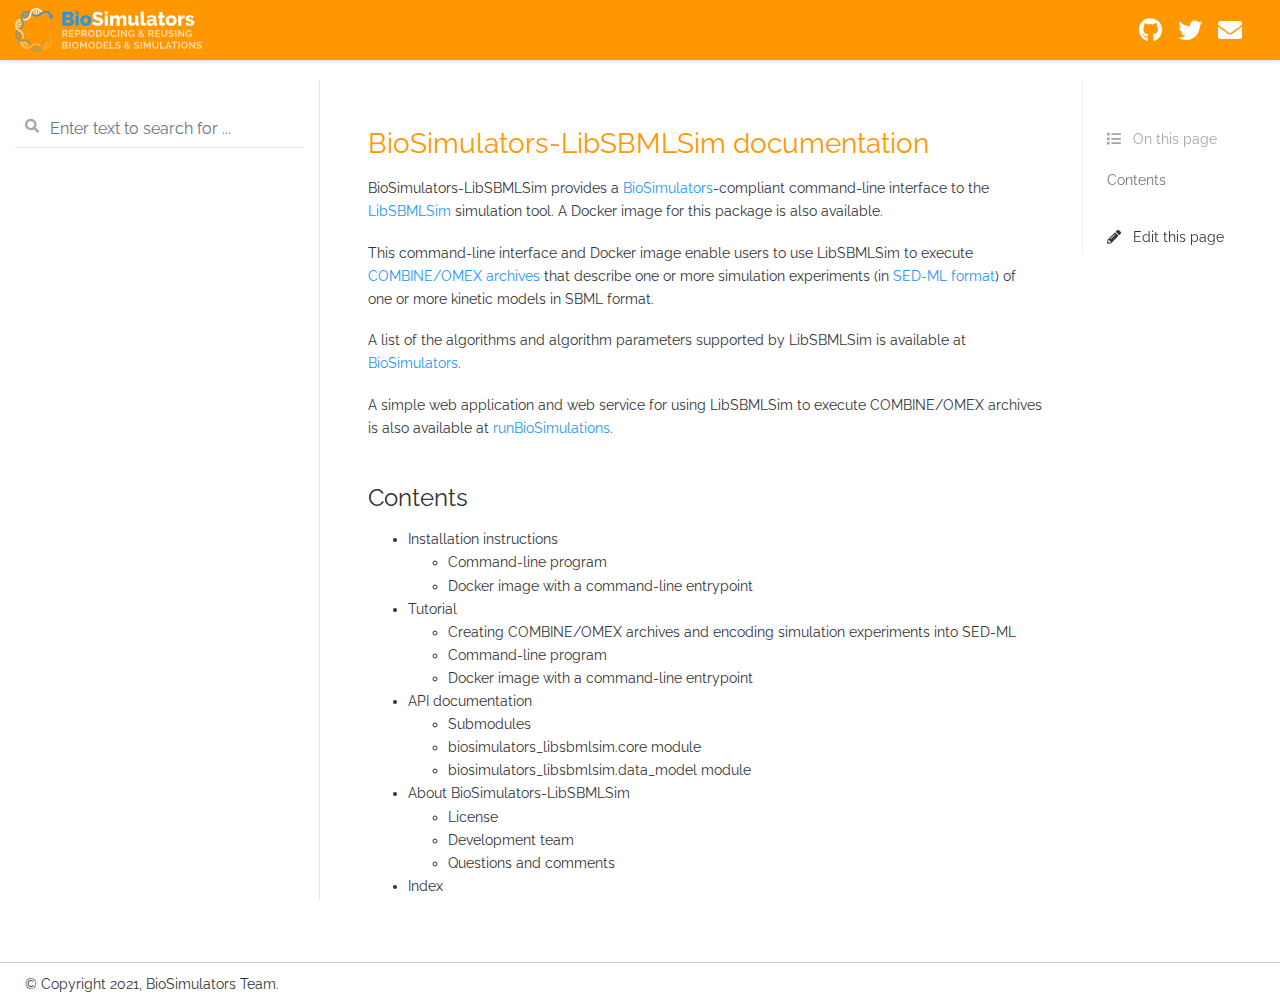
<file: docs/index.html>
<!DOCTYPE html>

<html lang="en">
  <head>
    <meta charset="utf-8" />
    <meta name="viewport" content="width=device-width, initial-scale=1.0" />
    <title>BioSimulators-LibSBMLSim documentation &#8212; BioSimulators-LibSBMLSim 0.0.4 documentation</title>
    
  <link href="_static/css/theme.css" rel="stylesheet" />
  <link href="_static/css/index.c5995385ac14fb8791e8eb36b4908be2.css" rel="stylesheet" />

    
  <link rel="stylesheet"
    href="_static/vendor/fontawesome/5.13.0/css/all.min.css">
  <link rel="preload" as="font" type="font/woff2" crossorigin
    href="_static/vendor/fontawesome/5.13.0/webfonts/fa-solid-900.woff2">
  <link rel="preload" as="font" type="font/woff2" crossorigin
    href="_static/vendor/fontawesome/5.13.0/webfonts/fa-brands-400.woff2">

    
      

    
    <link rel="stylesheet" type="text/css" href="_static/pygments.css" />
    <link rel="stylesheet" type="text/css" href="_static/basic.css" />
    <link rel="stylesheet" type="text/css" href="_static/css/biosimulators.css" />
    
  <link rel="preload" as="script" href="_static/js/index.1c5a1a01449ed65a7b51.js">

    <script data-url_root="./" id="documentation_options" src="_static/documentation_options.js"></script>
    <script src="_static/jquery.js"></script>
    <script src="_static/underscore.js"></script>
    <script src="_static/doctools.js"></script>
    <link rel="author" title="About these documents" href="about.html" />
    <link rel="index" title="Index" href="genindex.html" />
    <link rel="search" title="Search" href="search.html" />
    <link rel="next" title="Installation instructions" href="installation.html" />
    <meta name="viewport" content="width=device-width, initial-scale=1" />
    <meta name="docsearch:language" content="en" />
    
      
      <link rel="icon" sizes="16x16" href="https://github.com/biosimulations/biosimulations/raw/dev/libs/shared/assets/src/assets/icons/favicon-16x16.png">
      
    
      
      <link rel="icon" sizes="32x32" href="https://github.com/biosimulations/biosimulations/raw/dev/libs/shared/assets/src/assets/icons/favicon-32x32.png">
      
    
  </head>
  <body data-spy="scroll" data-target="#bd-toc-nav" data-offset="80">
    
    <div class="container-fluid" id="banner"></div>

    
    <nav class="navbar navbar-light navbar-expand-lg bg-light fixed-top bd-navbar" id="navbar-main"><div class="container-xl">

  <div id="navbar-start">
    
    

<a class="navbar-brand" href="#">
  <img src="_static/biosimulators-logo.svg" class="logo" alt="logo">
</a>


    
  </div>

  <button class="navbar-toggler" type="button" data-toggle="collapse" data-target="#navbar-collapsible" aria-controls="navbar-collapsible" aria-expanded="false" aria-label="Toggle navigation">
    <span class="navbar-toggler-icon"></span>
  </button>

  
  <div id="navbar-collapsible" class="col-lg-9 collapse navbar-collapse">
    <div id="navbar-center" class="mr-auto">
      
    </div>

    <div id="navbar-end">
      
      <div class="navbar-end-item">
        <ul id="navbar-icon-links" class="navbar-nav" aria-label="Quick links">
        <li class="nav-item">
          <a class="nav-link" href="https://github.com/biosimulators/Biosimulators_LibSBMLSim" rel="noopener" target="_blank" title="GitHub">
            <span><i class="fab fa-github"></i></span>
            <label class="sr-only">GitHub</label>
          </a>
        </li>
        <li class="nav-item">
          <a class="nav-link" href="https://twitter.com/biosimulators" rel="noopener" target="_blank" title="Twitter">
            <span><i class="fab fa-twitter"></i></span>
            <label class="sr-only">Twitter</label>
          </a>
        </li>
        <li class="nav-item">
          <a class="nav-link" href="mailto:info@biosimulators.org" rel="noopener" target="_blank" title="Email">
            <span><i class="fas fa-envelope"></i></span>
            <label class="sr-only">Email</label>
          </a>
        </li>
      </ul>
      </div>
      
    </div>
  </div>
</div>
    </nav>
    

    <div class="container-xl">
      <div class="row">
          
            
            <!-- Only show if we have sidebars configured, else just a small margin  -->
            <div class="col-12 col-md-3 bd-sidebar"><form class="bd-search d-flex align-items-center" action="search.html" method="get">
  <i class="icon fas fa-search"></i>
  <input type="search" class="form-control" name="q" id="search-input" placeholder="Enter text to search for ..." aria-label="Enter text to search for ..." autocomplete="off" >
</form><nav class="bd-links" id="bd-docs-nav" aria-label="Main navigation">
  <div class="bd-toc-item active">
    
  </div>
</nav>
            </div>
            
          

          
          <div class="d-none d-xl-block col-xl-2 bd-toc">
            
              
              <div class="toc-item">
                
<div class="tocsection onthispage pt-5 pb-3">
    <i class="fas fa-list"></i> On this page
</div>

<nav id="bd-toc-nav">
    <ul class="visible nav section-nav flex-column">
 <li class="toc-h2 nav-item toc-entry">
  <a class="reference internal nav-link" href="#contents">
   Contents
  </a>
 </li>
</ul>

</nav>
              </div>
              
              <div class="toc-item">
                

<div class="tocsection editthispage">
    <a href="https://github.com/biosimulators/Biosimulators_LibSBMLSim/edit/dev/docs-src/index.rst">
        <i class="fas fa-pencil-alt"></i> Edit this page
    </a>
</div>

              </div>
              
            
          </div>
          

          
          
            
          
          <main class="col-12 col-md-9 col-xl-7 py-md-5 pl-md-5 pr-md-4 bd-content" role="main">
              
              <div>
                
  <div class="section" id="biosimulators-libsbmlsim-documentation">
<h1>BioSimulators-LibSBMLSim documentation<a class="headerlink" href="#biosimulators-libsbmlsim-documentation" title="Permalink to this headline">¶</a></h1>
<p>BioSimulators-LibSBMLSim provides a <a class="reference external" href="https://biosimulators.org">BioSimulators</a>-compliant command-line interface to the <a class="reference external" href="https://fun.bio.keio.ac.jp/software/libsbmlsim/">LibSBMLSim</a> simulation tool. A Docker image for this package is also available.</p>
<p>This command-line interface and Docker image enable users to use LibSBMLSim to execute <a class="reference external" href="https://combinearchive.org/">COMBINE/OMEX archives</a> that describe one or more simulation experiments (in <a class="reference external" href="https://sed-ml.org">SED-ML format</a>) of one or more kinetic models in SBML format.</p>
<p>A list of the algorithms and algorithm parameters supported by LibSBMLSim is available at <a class="reference external" href="https://biosimulators.org/simulators/libsbmlsim">BioSimulators</a>.</p>
<p>A simple web application and web service for using LibSBMLSim to execute COMBINE/OMEX archives is also available at <a class="reference external" href="https://run.biosimulations.org">runBioSimulations</a>.</p>
<div class="section" id="contents">
<h2>Contents<a class="headerlink" href="#contents" title="Permalink to this headline">¶</a></h2>
<div class="toctree-wrapper compound">
<ul>
<li class="toctree-l1"><a class="reference internal" href="installation.html">Installation instructions</a><ul>
<li class="toctree-l2"><a class="reference internal" href="installation.html#command-line-program">Command-line program</a></li>
<li class="toctree-l2"><a class="reference internal" href="installation.html#docker-image-with-a-command-line-entrypoint">Docker image with a command-line entrypoint</a></li>
</ul>
</li>
<li class="toctree-l1"><a class="reference internal" href="tutorial.html">Tutorial</a><ul>
<li class="toctree-l2"><a class="reference internal" href="tutorial.html#creating-combine-omex-archives-and-encoding-simulation-experiments-into-sed-ml">Creating COMBINE/OMEX archives and encoding simulation experiments into SED-ML</a></li>
<li class="toctree-l2"><a class="reference internal" href="tutorial.html#command-line-program">Command-line program</a></li>
<li class="toctree-l2"><a class="reference internal" href="tutorial.html#docker-image-with-a-command-line-entrypoint">Docker image with a command-line entrypoint</a></li>
</ul>
</li>
<li class="toctree-l1"><a class="reference internal" href="source/biosimulators_libsbmlsim.html">API documentation</a><ul>
<li class="toctree-l2"><a class="reference internal" href="source/biosimulators_libsbmlsim.html#submodules">Submodules</a></li>
<li class="toctree-l2"><a class="reference internal" href="source/biosimulators_libsbmlsim.html#module-biosimulators_libsbmlsim.core">biosimulators_libsbmlsim.core module</a></li>
<li class="toctree-l2"><a class="reference internal" href="source/biosimulators_libsbmlsim.html#module-biosimulators_libsbmlsim.data_model">biosimulators_libsbmlsim.data_model module</a></li>
</ul>
</li>
<li class="toctree-l1"><a class="reference internal" href="about.html">About BioSimulators-LibSBMLSim</a><ul>
<li class="toctree-l2"><a class="reference internal" href="about.html#license">License</a></li>
<li class="toctree-l2"><a class="reference internal" href="about.html#development-team">Development team</a></li>
<li class="toctree-l2"><a class="reference internal" href="about.html#questions-and-comments">Questions and comments</a></li>
</ul>
</li>
<li class="toctree-l1"><a class="reference internal" href="genindex.html">Index</a></li>
</ul>
</div>
</div>
</div>


              </div>
              
              
          </main>
          

      </div>
    </div>
  
  <script src="_static/js/index.1c5a1a01449ed65a7b51.js"></script>

  <footer class="footer mt-5 mt-md-0">
  <div class="container">
    
    <div class="footer-item">
      <p class="copyright">
    &copy; Copyright 2021, BioSimulators Team.<br/>
</p>
    </div>
    
  </div>
</footer>
  </body>
</html>
</file>
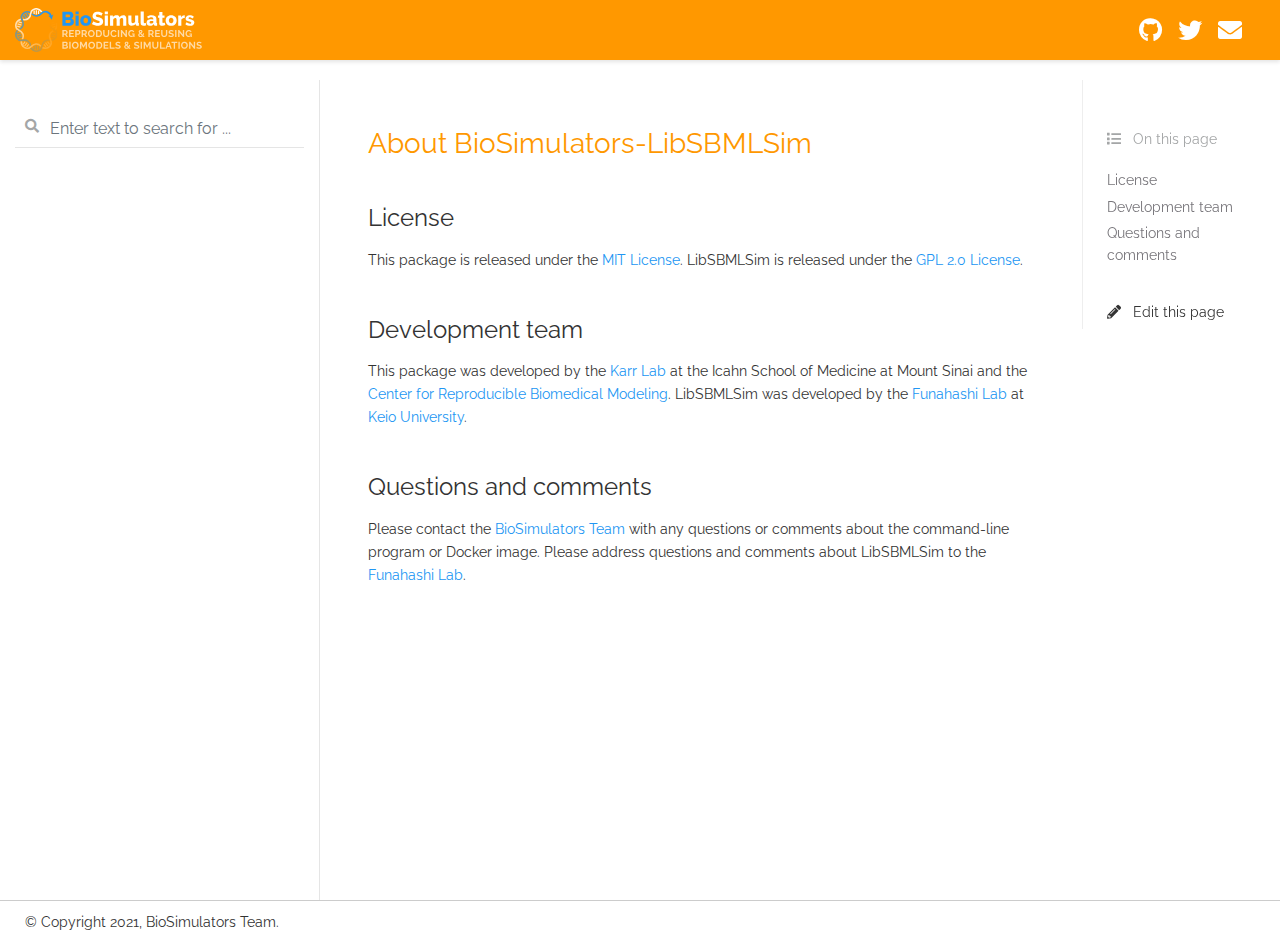
<file: docs/about.html>
<!DOCTYPE html>

<html lang="en">
  <head>
    <meta charset="utf-8" />
    <meta name="viewport" content="width=device-width, initial-scale=1.0" />
    <title>About BioSimulators-LibSBMLSim &#8212; BioSimulators-LibSBMLSim 0.0.4 documentation</title>
    
  <link href="_static/css/theme.css" rel="stylesheet" />
  <link href="_static/css/index.c5995385ac14fb8791e8eb36b4908be2.css" rel="stylesheet" />

    
  <link rel="stylesheet"
    href="_static/vendor/fontawesome/5.13.0/css/all.min.css">
  <link rel="preload" as="font" type="font/woff2" crossorigin
    href="_static/vendor/fontawesome/5.13.0/webfonts/fa-solid-900.woff2">
  <link rel="preload" as="font" type="font/woff2" crossorigin
    href="_static/vendor/fontawesome/5.13.0/webfonts/fa-brands-400.woff2">

    
      

    
    <link rel="stylesheet" type="text/css" href="_static/pygments.css" />
    <link rel="stylesheet" type="text/css" href="_static/basic.css" />
    <link rel="stylesheet" type="text/css" href="_static/css/biosimulators.css" />
    
  <link rel="preload" as="script" href="_static/js/index.1c5a1a01449ed65a7b51.js">

    <script data-url_root="./" id="documentation_options" src="_static/documentation_options.js"></script>
    <script src="_static/jquery.js"></script>
    <script src="_static/underscore.js"></script>
    <script src="_static/doctools.js"></script>
    <link rel="author" title="About these documents" href="#" />
    <link rel="index" title="Index" href="genindex.html" />
    <link rel="search" title="Search" href="search.html" />
    <link rel="next" title="Index" href="genindex.html" />
    <link rel="prev" title="biosimulators_libsbmlsim package" href="source/biosimulators_libsbmlsim.html" />
    <meta name="viewport" content="width=device-width, initial-scale=1" />
    <meta name="docsearch:language" content="en" />
    
      
      <link rel="icon" sizes="16x16" href="https://github.com/biosimulations/biosimulations/raw/dev/libs/shared/assets/src/assets/icons/favicon-16x16.png">
      
    
      
      <link rel="icon" sizes="32x32" href="https://github.com/biosimulations/biosimulations/raw/dev/libs/shared/assets/src/assets/icons/favicon-32x32.png">
      
    
  </head>
  <body data-spy="scroll" data-target="#bd-toc-nav" data-offset="80">
    
    <div class="container-fluid" id="banner"></div>

    
    <nav class="navbar navbar-light navbar-expand-lg bg-light fixed-top bd-navbar" id="navbar-main"><div class="container-xl">

  <div id="navbar-start">
    
    

<a class="navbar-brand" href="index.html">
  <img src="_static/biosimulators-logo.svg" class="logo" alt="logo">
</a>


    
  </div>

  <button class="navbar-toggler" type="button" data-toggle="collapse" data-target="#navbar-collapsible" aria-controls="navbar-collapsible" aria-expanded="false" aria-label="Toggle navigation">
    <span class="navbar-toggler-icon"></span>
  </button>

  
  <div id="navbar-collapsible" class="col-lg-9 collapse navbar-collapse">
    <div id="navbar-center" class="mr-auto">
      
    </div>

    <div id="navbar-end">
      
      <div class="navbar-end-item">
        <ul id="navbar-icon-links" class="navbar-nav" aria-label="Quick links">
        <li class="nav-item">
          <a class="nav-link" href="https://github.com/biosimulators/Biosimulators_LibSBMLSim" rel="noopener" target="_blank" title="GitHub">
            <span><i class="fab fa-github"></i></span>
            <label class="sr-only">GitHub</label>
          </a>
        </li>
        <li class="nav-item">
          <a class="nav-link" href="https://twitter.com/biosimulators" rel="noopener" target="_blank" title="Twitter">
            <span><i class="fab fa-twitter"></i></span>
            <label class="sr-only">Twitter</label>
          </a>
        </li>
        <li class="nav-item">
          <a class="nav-link" href="mailto:info@biosimulators.org" rel="noopener" target="_blank" title="Email">
            <span><i class="fas fa-envelope"></i></span>
            <label class="sr-only">Email</label>
          </a>
        </li>
      </ul>
      </div>
      
    </div>
  </div>
</div>
    </nav>
    

    <div class="container-xl">
      <div class="row">
          
            
            <!-- Only show if we have sidebars configured, else just a small margin  -->
            <div class="col-12 col-md-3 bd-sidebar"><form class="bd-search d-flex align-items-center" action="search.html" method="get">
  <i class="icon fas fa-search"></i>
  <input type="search" class="form-control" name="q" id="search-input" placeholder="Enter text to search for ..." aria-label="Enter text to search for ..." autocomplete="off" >
</form><nav class="bd-links" id="bd-docs-nav" aria-label="Main navigation">
  <div class="bd-toc-item active">
    
  </div>
</nav>
            </div>
            
          

          
          <div class="d-none d-xl-block col-xl-2 bd-toc">
            
              
              <div class="toc-item">
                
<div class="tocsection onthispage pt-5 pb-3">
    <i class="fas fa-list"></i> On this page
</div>

<nav id="bd-toc-nav">
    <ul class="visible nav section-nav flex-column">
 <li class="toc-h2 nav-item toc-entry">
  <a class="reference internal nav-link" href="#license">
   License
  </a>
 </li>
 <li class="toc-h2 nav-item toc-entry">
  <a class="reference internal nav-link" href="#development-team">
   Development team
  </a>
 </li>
 <li class="toc-h2 nav-item toc-entry">
  <a class="reference internal nav-link" href="#questions-and-comments">
   Questions and comments
  </a>
 </li>
</ul>

</nav>
              </div>
              
              <div class="toc-item">
                

<div class="tocsection editthispage">
    <a href="https://github.com/biosimulators/Biosimulators_LibSBMLSim/edit/dev/docs-src/about.rst">
        <i class="fas fa-pencil-alt"></i> Edit this page
    </a>
</div>

              </div>
              
            
          </div>
          

          
          
            
          
          <main class="col-12 col-md-9 col-xl-7 py-md-5 pl-md-5 pr-md-4 bd-content" role="main">
              
              <div>
                
  <div class="section" id="about-biosimulators-libsbmlsim">
<h1>About BioSimulators-LibSBMLSim<a class="headerlink" href="#about-biosimulators-libsbmlsim" title="Permalink to this headline">¶</a></h1>
<div class="section" id="license">
<h2>License<a class="headerlink" href="#license" title="Permalink to this headline">¶</a></h2>
<p>This package is released under the <a class="reference external" href="https://github.com/biosimulators/Biosimulators_LibSBMLSim/blob/dev/LICENSE">MIT License</a>. LibSBMLSim is released under the <a class="reference external" href="https://spdx.org/licenses/GPL-2.0-only.html">GPL 2.0 License</a>.</p>
</div>
<div class="section" id="development-team">
<h2>Development team<a class="headerlink" href="#development-team" title="Permalink to this headline">¶</a></h2>
<p>This package was developed by the <a class="reference external" href="https://www.karrlab.org">Karr Lab</a> at the Icahn School of Medicine at Mount Sinai and the <a class="reference external" href="https://reproduciblebiomodels.org/">Center for Reproducible Biomedical Modeling</a>. LibSBMLSim was developed by the <a class="reference external" href="https://fun.bio.keio.ac.jp/">Funahashi Lab</a> at <a class="reference external" href="https://www.keio.ac.jp/">Keio University</a>.</p>
</div>
<div class="section" id="questions-and-comments">
<h2>Questions and comments<a class="headerlink" href="#questions-and-comments" title="Permalink to this headline">¶</a></h2>
<p>Please contact the <a class="reference external" href="mailto:info&#37;&#52;&#48;biosimulators&#46;org">BioSimulators Team</a> with any questions or comments about the command-line program or Docker image. Please address questions and comments about LibSBMLSim to the <a class="reference external" href="mailto:info&#37;&#52;&#48;fun&#46;bio&#46;keio&#46;ac&#46;jp">Funahashi Lab</a>.</p>
</div>
</div>


              </div>
              
              
          </main>
          

      </div>
    </div>
  
  <script src="_static/js/index.1c5a1a01449ed65a7b51.js"></script>

  <footer class="footer mt-5 mt-md-0">
  <div class="container">
    
    <div class="footer-item">
      <p class="copyright">
    &copy; Copyright 2021, BioSimulators Team.<br/>
</p>
    </div>
    
  </div>
</footer>
  </body>
</html>
</file>
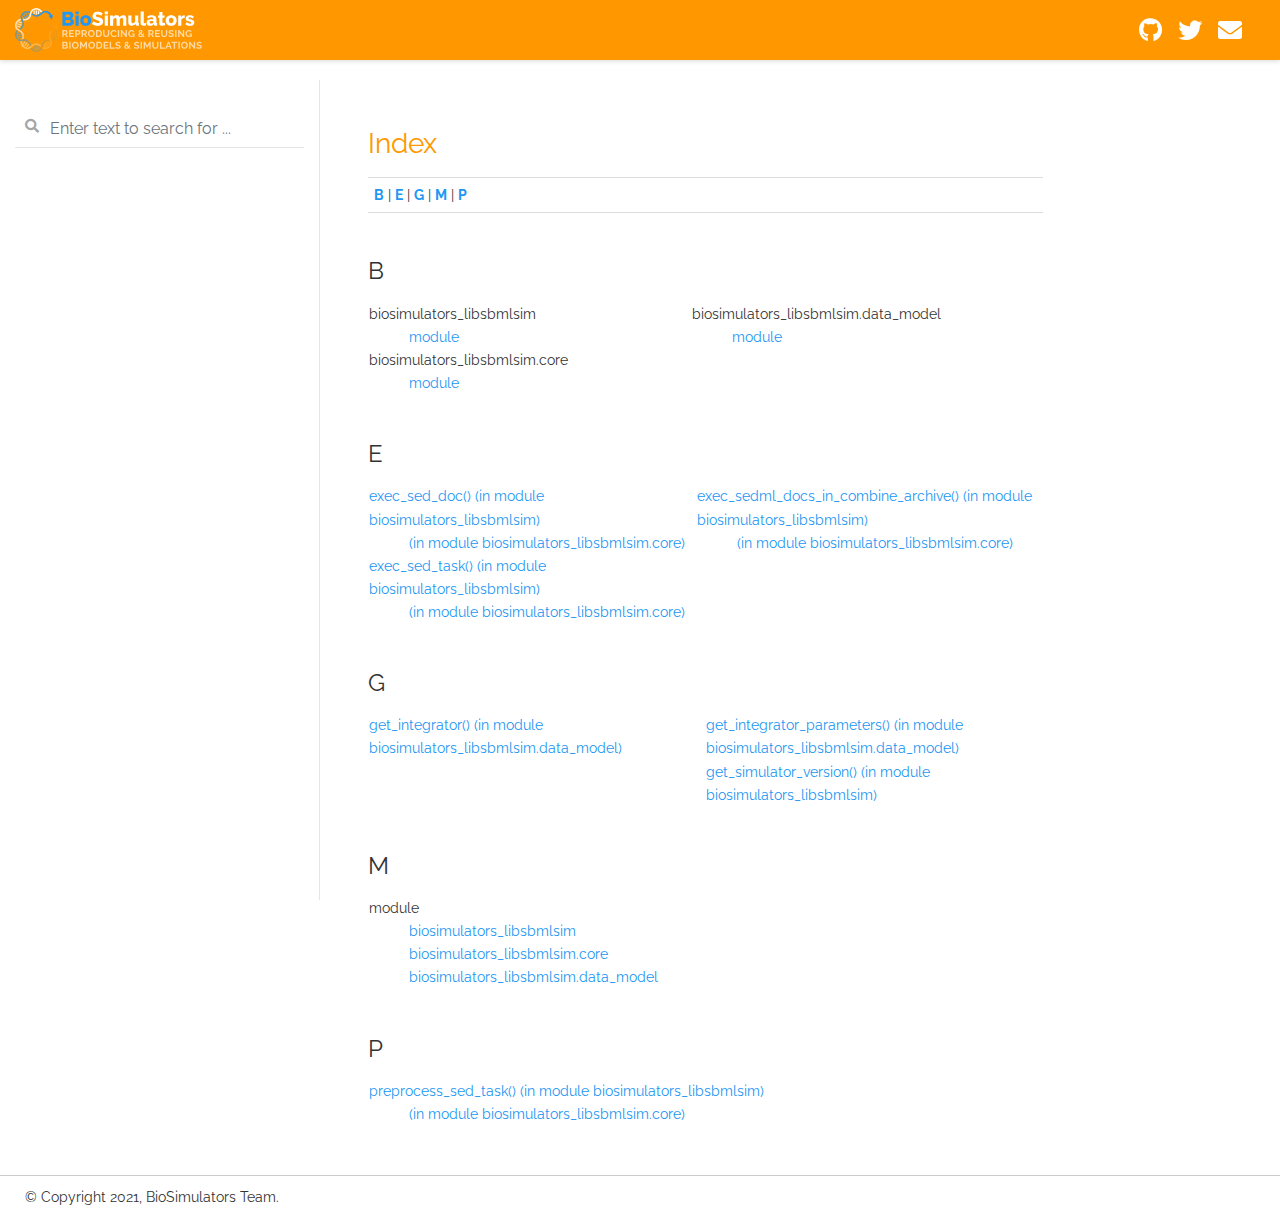
<file: docs/genindex.html>
<!DOCTYPE html>

<html lang="en">
  <head>
    <meta charset="utf-8" />
    <meta name="viewport" content="width=device-width, initial-scale=1.0" />
    <title>Index &#8212; BioSimulators-LibSBMLSim 0.0.4 documentation</title>
    
  <link href="_static/css/theme.css" rel="stylesheet" />
  <link href="_static/css/index.c5995385ac14fb8791e8eb36b4908be2.css" rel="stylesheet" />

    
  <link rel="stylesheet"
    href="_static/vendor/fontawesome/5.13.0/css/all.min.css">
  <link rel="preload" as="font" type="font/woff2" crossorigin
    href="_static/vendor/fontawesome/5.13.0/webfonts/fa-solid-900.woff2">
  <link rel="preload" as="font" type="font/woff2" crossorigin
    href="_static/vendor/fontawesome/5.13.0/webfonts/fa-brands-400.woff2">

    
      

    
    <link rel="stylesheet" type="text/css" href="_static/pygments.css" />
    <link rel="stylesheet" type="text/css" href="_static/basic.css" />
    <link rel="stylesheet" type="text/css" href="_static/css/biosimulators.css" />
    
  <link rel="preload" as="script" href="_static/js/index.1c5a1a01449ed65a7b51.js">

    <script data-url_root="./" id="documentation_options" src="_static/documentation_options.js"></script>
    <script src="_static/jquery.js"></script>
    <script src="_static/underscore.js"></script>
    <script src="_static/doctools.js"></script>
    <link rel="author" title="About these documents" href="about.html" />
    <link rel="index" title="Index" href="#" />
    <link rel="search" title="Search" href="search.html" />
    <meta name="viewport" content="width=device-width, initial-scale=1" />
    <meta name="docsearch:language" content="en" />
    
      
      <link rel="icon" sizes="16x16" href="https://github.com/biosimulations/biosimulations/raw/dev/libs/shared/assets/src/assets/icons/favicon-16x16.png">
      
    
      
      <link rel="icon" sizes="32x32" href="https://github.com/biosimulations/biosimulations/raw/dev/libs/shared/assets/src/assets/icons/favicon-32x32.png">
      
    
  </head>
  <body data-spy="scroll" data-target="#bd-toc-nav" data-offset="80">
    
    <div class="container-fluid" id="banner"></div>

    
    <nav class="navbar navbar-light navbar-expand-lg bg-light fixed-top bd-navbar" id="navbar-main"><div class="container-xl">

  <div id="navbar-start">
    
    

<a class="navbar-brand" href="index.html">
  <img src="_static/biosimulators-logo.svg" class="logo" alt="logo">
</a>


    
  </div>

  <button class="navbar-toggler" type="button" data-toggle="collapse" data-target="#navbar-collapsible" aria-controls="navbar-collapsible" aria-expanded="false" aria-label="Toggle navigation">
    <span class="navbar-toggler-icon"></span>
  </button>

  
  <div id="navbar-collapsible" class="col-lg-9 collapse navbar-collapse">
    <div id="navbar-center" class="mr-auto">
      
    </div>

    <div id="navbar-end">
      
      <div class="navbar-end-item">
        <ul id="navbar-icon-links" class="navbar-nav" aria-label="Quick links">
        <li class="nav-item">
          <a class="nav-link" href="https://github.com/biosimulators/Biosimulators_LibSBMLSim" rel="noopener" target="_blank" title="GitHub">
            <span><i class="fab fa-github"></i></span>
            <label class="sr-only">GitHub</label>
          </a>
        </li>
        <li class="nav-item">
          <a class="nav-link" href="https://twitter.com/biosimulators" rel="noopener" target="_blank" title="Twitter">
            <span><i class="fab fa-twitter"></i></span>
            <label class="sr-only">Twitter</label>
          </a>
        </li>
        <li class="nav-item">
          <a class="nav-link" href="mailto:info@biosimulators.org" rel="noopener" target="_blank" title="Email">
            <span><i class="fas fa-envelope"></i></span>
            <label class="sr-only">Email</label>
          </a>
        </li>
      </ul>
      </div>
      
    </div>
  </div>
</div>
    </nav>
    

    <div class="container-xl">
      <div class="row">
          
            
            <!-- Only show if we have sidebars configured, else just a small margin  -->
            <div class="col-12 col-md-3 bd-sidebar"><form class="bd-search d-flex align-items-center" action="search.html" method="get">
  <i class="icon fas fa-search"></i>
  <input type="search" class="form-control" name="q" id="search-input" placeholder="Enter text to search for ..." aria-label="Enter text to search for ..." autocomplete="off" >
</form><nav class="bd-links" id="bd-docs-nav" aria-label="Main navigation">
  <div class="bd-toc-item active">
    
  </div>
</nav>
            </div>
            
          

          
          <div class="d-none d-xl-block col-xl-2 bd-toc">
            
          </div>
          

          
          
            
          
          <main class="col-12 col-md-9 col-xl-7 py-md-5 pl-md-5 pr-md-4 bd-content" role="main">
              
              <div>
                

<h1 id="index">Index</h1>

<div class="genindex-jumpbox">
 <a href="#B"><strong>B</strong></a>
 | <a href="#E"><strong>E</strong></a>
 | <a href="#G"><strong>G</strong></a>
 | <a href="#M"><strong>M</strong></a>
 | <a href="#P"><strong>P</strong></a>
 
</div>
<h2 id="B">B</h2>
<table style="width: 100%" class="indextable genindextable"><tr>
  <td style="width: 33%; vertical-align: top;"><ul>
      <li>
    biosimulators_libsbmlsim

      <ul>
        <li><a href="source/biosimulators_libsbmlsim.html#module-biosimulators_libsbmlsim">module</a>
</li>
      </ul></li>
      <li>
    biosimulators_libsbmlsim.core

      <ul>
        <li><a href="source/biosimulators_libsbmlsim.html#module-biosimulators_libsbmlsim.core">module</a>
</li>
      </ul></li>
  </ul></td>
  <td style="width: 33%; vertical-align: top;"><ul>
      <li>
    biosimulators_libsbmlsim.data_model

      <ul>
        <li><a href="source/biosimulators_libsbmlsim.html#module-biosimulators_libsbmlsim.data_model">module</a>
</li>
      </ul></li>
  </ul></td>
</tr></table>

<h2 id="E">E</h2>
<table style="width: 100%" class="indextable genindextable"><tr>
  <td style="width: 33%; vertical-align: top;"><ul>
      <li><a href="source/biosimulators_libsbmlsim.html#biosimulators_libsbmlsim.exec_sed_doc">exec_sed_doc() (in module biosimulators_libsbmlsim)</a>

      <ul>
        <li><a href="source/biosimulators_libsbmlsim.html#biosimulators_libsbmlsim.core.exec_sed_doc">(in module biosimulators_libsbmlsim.core)</a>
</li>
      </ul></li>
      <li><a href="source/biosimulators_libsbmlsim.html#biosimulators_libsbmlsim.exec_sed_task">exec_sed_task() (in module biosimulators_libsbmlsim)</a>

      <ul>
        <li><a href="source/biosimulators_libsbmlsim.html#biosimulators_libsbmlsim.core.exec_sed_task">(in module biosimulators_libsbmlsim.core)</a>
</li>
      </ul></li>
  </ul></td>
  <td style="width: 33%; vertical-align: top;"><ul>
      <li><a href="source/biosimulators_libsbmlsim.html#biosimulators_libsbmlsim.exec_sedml_docs_in_combine_archive">exec_sedml_docs_in_combine_archive() (in module biosimulators_libsbmlsim)</a>

      <ul>
        <li><a href="source/biosimulators_libsbmlsim.html#biosimulators_libsbmlsim.core.exec_sedml_docs_in_combine_archive">(in module biosimulators_libsbmlsim.core)</a>
</li>
      </ul></li>
  </ul></td>
</tr></table>

<h2 id="G">G</h2>
<table style="width: 100%" class="indextable genindextable"><tr>
  <td style="width: 33%; vertical-align: top;"><ul>
      <li><a href="source/biosimulators_libsbmlsim.html#biosimulators_libsbmlsim.data_model.get_integrator">get_integrator() (in module biosimulators_libsbmlsim.data_model)</a>
</li>
  </ul></td>
  <td style="width: 33%; vertical-align: top;"><ul>
      <li><a href="source/biosimulators_libsbmlsim.html#biosimulators_libsbmlsim.data_model.get_integrator_parameters">get_integrator_parameters() (in module biosimulators_libsbmlsim.data_model)</a>
</li>
      <li><a href="source/biosimulators_libsbmlsim.html#biosimulators_libsbmlsim.get_simulator_version">get_simulator_version() (in module biosimulators_libsbmlsim)</a>
</li>
  </ul></td>
</tr></table>

<h2 id="M">M</h2>
<table style="width: 100%" class="indextable genindextable"><tr>
  <td style="width: 33%; vertical-align: top;"><ul>
      <li>
    module

      <ul>
        <li><a href="source/biosimulators_libsbmlsim.html#module-biosimulators_libsbmlsim">biosimulators_libsbmlsim</a>
</li>
        <li><a href="source/biosimulators_libsbmlsim.html#module-biosimulators_libsbmlsim.core">biosimulators_libsbmlsim.core</a>
</li>
        <li><a href="source/biosimulators_libsbmlsim.html#module-biosimulators_libsbmlsim.data_model">biosimulators_libsbmlsim.data_model</a>
</li>
      </ul></li>
  </ul></td>
</tr></table>

<h2 id="P">P</h2>
<table style="width: 100%" class="indextable genindextable"><tr>
  <td style="width: 33%; vertical-align: top;"><ul>
      <li><a href="source/biosimulators_libsbmlsim.html#biosimulators_libsbmlsim.preprocess_sed_task">preprocess_sed_task() (in module biosimulators_libsbmlsim)</a>

      <ul>
        <li><a href="source/biosimulators_libsbmlsim.html#biosimulators_libsbmlsim.core.preprocess_sed_task">(in module biosimulators_libsbmlsim.core)</a>
</li>
      </ul></li>
  </ul></td>
</tr></table>



              </div>
              
              
          </main>
          

      </div>
    </div>
  
  <script src="_static/js/index.1c5a1a01449ed65a7b51.js"></script>

  <footer class="footer mt-5 mt-md-0">
  <div class="container">
    
    <div class="footer-item">
      <p class="copyright">
    &copy; Copyright 2021, BioSimulators Team.<br/>
</p>
    </div>
    
  </div>
</footer>
  </body>
</html>
</file>
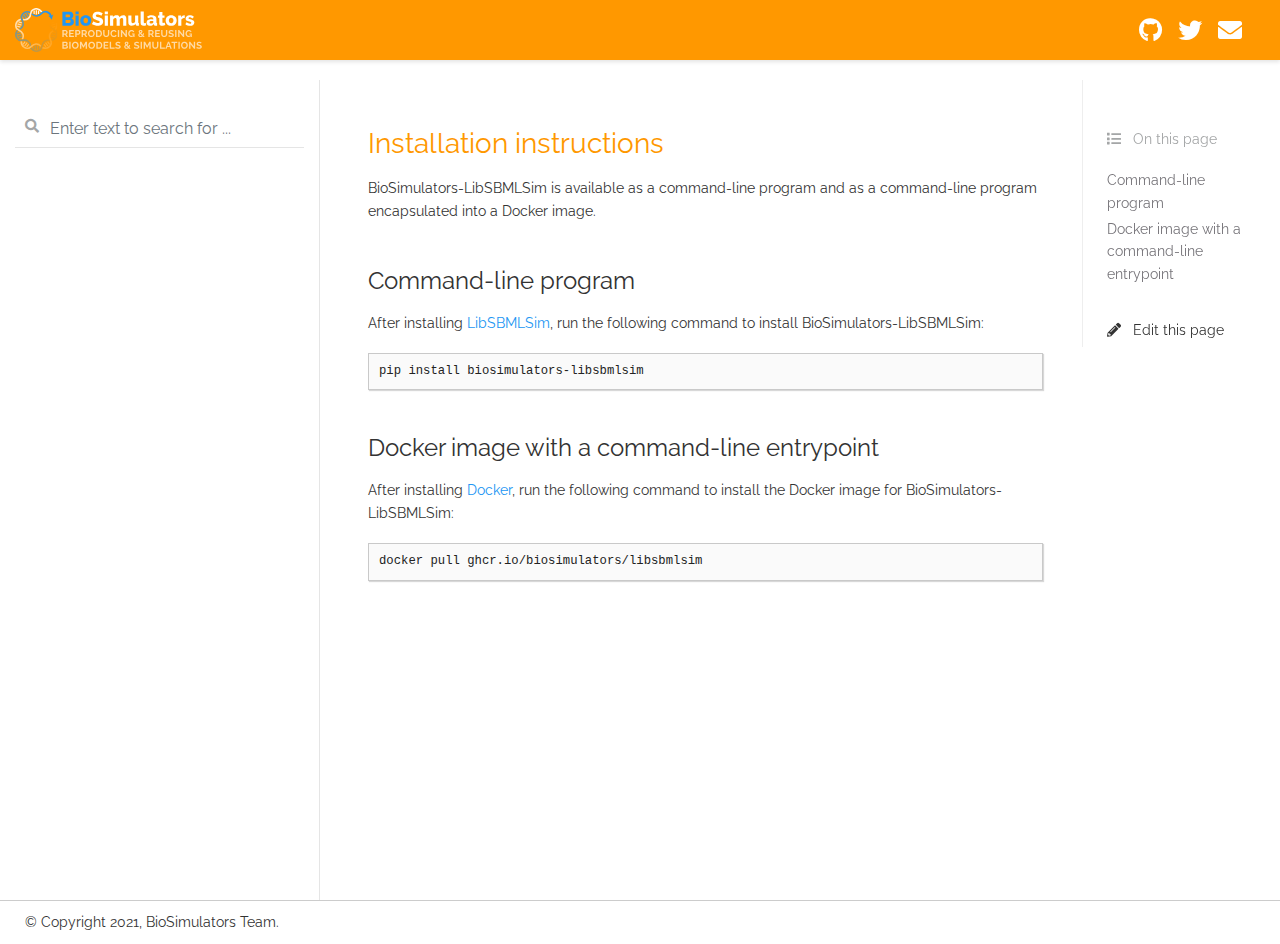
<file: docs/installation.html>
<!DOCTYPE html>

<html lang="en">
  <head>
    <meta charset="utf-8" />
    <meta name="viewport" content="width=device-width, initial-scale=1.0" />
    <title>Installation instructions &#8212; BioSimulators-LibSBMLSim 0.0.4 documentation</title>
    
  <link href="_static/css/theme.css" rel="stylesheet" />
  <link href="_static/css/index.c5995385ac14fb8791e8eb36b4908be2.css" rel="stylesheet" />

    
  <link rel="stylesheet"
    href="_static/vendor/fontawesome/5.13.0/css/all.min.css">
  <link rel="preload" as="font" type="font/woff2" crossorigin
    href="_static/vendor/fontawesome/5.13.0/webfonts/fa-solid-900.woff2">
  <link rel="preload" as="font" type="font/woff2" crossorigin
    href="_static/vendor/fontawesome/5.13.0/webfonts/fa-brands-400.woff2">

    
      

    
    <link rel="stylesheet" type="text/css" href="_static/pygments.css" />
    <link rel="stylesheet" type="text/css" href="_static/basic.css" />
    <link rel="stylesheet" type="text/css" href="_static/css/biosimulators.css" />
    
  <link rel="preload" as="script" href="_static/js/index.1c5a1a01449ed65a7b51.js">

    <script data-url_root="./" id="documentation_options" src="_static/documentation_options.js"></script>
    <script src="_static/jquery.js"></script>
    <script src="_static/underscore.js"></script>
    <script src="_static/doctools.js"></script>
    <link rel="author" title="About these documents" href="about.html" />
    <link rel="index" title="Index" href="genindex.html" />
    <link rel="search" title="Search" href="search.html" />
    <link rel="next" title="Tutorial" href="tutorial.html" />
    <link rel="prev" title="BioSimulators-LibSBMLSim documentation" href="index.html" />
    <meta name="viewport" content="width=device-width, initial-scale=1" />
    <meta name="docsearch:language" content="en" />
    
      
      <link rel="icon" sizes="16x16" href="https://github.com/biosimulations/biosimulations/raw/dev/libs/shared/assets/src/assets/icons/favicon-16x16.png">
      
    
      
      <link rel="icon" sizes="32x32" href="https://github.com/biosimulations/biosimulations/raw/dev/libs/shared/assets/src/assets/icons/favicon-32x32.png">
      
    
  </head>
  <body data-spy="scroll" data-target="#bd-toc-nav" data-offset="80">
    
    <div class="container-fluid" id="banner"></div>

    
    <nav class="navbar navbar-light navbar-expand-lg bg-light fixed-top bd-navbar" id="navbar-main"><div class="container-xl">

  <div id="navbar-start">
    
    

<a class="navbar-brand" href="index.html">
  <img src="_static/biosimulators-logo.svg" class="logo" alt="logo">
</a>


    
  </div>

  <button class="navbar-toggler" type="button" data-toggle="collapse" data-target="#navbar-collapsible" aria-controls="navbar-collapsible" aria-expanded="false" aria-label="Toggle navigation">
    <span class="navbar-toggler-icon"></span>
  </button>

  
  <div id="navbar-collapsible" class="col-lg-9 collapse navbar-collapse">
    <div id="navbar-center" class="mr-auto">
      
    </div>

    <div id="navbar-end">
      
      <div class="navbar-end-item">
        <ul id="navbar-icon-links" class="navbar-nav" aria-label="Quick links">
        <li class="nav-item">
          <a class="nav-link" href="https://github.com/biosimulators/Biosimulators_LibSBMLSim" rel="noopener" target="_blank" title="GitHub">
            <span><i class="fab fa-github"></i></span>
            <label class="sr-only">GitHub</label>
          </a>
        </li>
        <li class="nav-item">
          <a class="nav-link" href="https://twitter.com/biosimulators" rel="noopener" target="_blank" title="Twitter">
            <span><i class="fab fa-twitter"></i></span>
            <label class="sr-only">Twitter</label>
          </a>
        </li>
        <li class="nav-item">
          <a class="nav-link" href="mailto:info@biosimulators.org" rel="noopener" target="_blank" title="Email">
            <span><i class="fas fa-envelope"></i></span>
            <label class="sr-only">Email</label>
          </a>
        </li>
      </ul>
      </div>
      
    </div>
  </div>
</div>
    </nav>
    

    <div class="container-xl">
      <div class="row">
          
            
            <!-- Only show if we have sidebars configured, else just a small margin  -->
            <div class="col-12 col-md-3 bd-sidebar"><form class="bd-search d-flex align-items-center" action="search.html" method="get">
  <i class="icon fas fa-search"></i>
  <input type="search" class="form-control" name="q" id="search-input" placeholder="Enter text to search for ..." aria-label="Enter text to search for ..." autocomplete="off" >
</form><nav class="bd-links" id="bd-docs-nav" aria-label="Main navigation">
  <div class="bd-toc-item active">
    
  </div>
</nav>
            </div>
            
          

          
          <div class="d-none d-xl-block col-xl-2 bd-toc">
            
              
              <div class="toc-item">
                
<div class="tocsection onthispage pt-5 pb-3">
    <i class="fas fa-list"></i> On this page
</div>

<nav id="bd-toc-nav">
    <ul class="visible nav section-nav flex-column">
 <li class="toc-h2 nav-item toc-entry">
  <a class="reference internal nav-link" href="#command-line-program">
   Command-line program
  </a>
 </li>
 <li class="toc-h2 nav-item toc-entry">
  <a class="reference internal nav-link" href="#docker-image-with-a-command-line-entrypoint">
   Docker image with a command-line entrypoint
  </a>
 </li>
</ul>

</nav>
              </div>
              
              <div class="toc-item">
                

<div class="tocsection editthispage">
    <a href="https://github.com/biosimulators/Biosimulators_LibSBMLSim/edit/dev/docs-src/installation.rst">
        <i class="fas fa-pencil-alt"></i> Edit this page
    </a>
</div>

              </div>
              
            
          </div>
          

          
          
            
          
          <main class="col-12 col-md-9 col-xl-7 py-md-5 pl-md-5 pr-md-4 bd-content" role="main">
              
              <div>
                
  <div class="section" id="installation-instructions">
<h1>Installation instructions<a class="headerlink" href="#installation-instructions" title="Permalink to this headline">¶</a></h1>
<p>BioSimulators-LibSBMLSim is available as a command-line program and as a command-line program encapsulated into a Docker image.</p>
<div class="section" id="command-line-program">
<h2>Command-line program<a class="headerlink" href="#command-line-program" title="Permalink to this headline">¶</a></h2>
<p>After installing <a class="reference external" href="https://fun.bio.keio.ac.jp/software/libsbmlsim/">LibSBMLSim</a>, run the following command to install BioSimulators-LibSBMLSim:</p>
<div class="highlight-text notranslate"><div class="highlight"><pre><span></span>pip install biosimulators-libsbmlsim
</pre></div>
</div>
</div>
<div class="section" id="docker-image-with-a-command-line-entrypoint">
<h2>Docker image with a command-line entrypoint<a class="headerlink" href="#docker-image-with-a-command-line-entrypoint" title="Permalink to this headline">¶</a></h2>
<p>After installing <a class="reference external" href="https://docs.docker.com/get-docker/">Docker</a>, run the following command to install the Docker image for BioSimulators-LibSBMLSim:</p>
<div class="highlight-text notranslate"><div class="highlight"><pre><span></span>docker pull ghcr.io/biosimulators/libsbmlsim
</pre></div>
</div>
</div>
</div>


              </div>
              
              
          </main>
          

      </div>
    </div>
  
  <script src="_static/js/index.1c5a1a01449ed65a7b51.js"></script>

  <footer class="footer mt-5 mt-md-0">
  <div class="container">
    
    <div class="footer-item">
      <p class="copyright">
    &copy; Copyright 2021, BioSimulators Team.<br/>
</p>
    </div>
    
  </div>
</footer>
  </body>
</html>
</file>
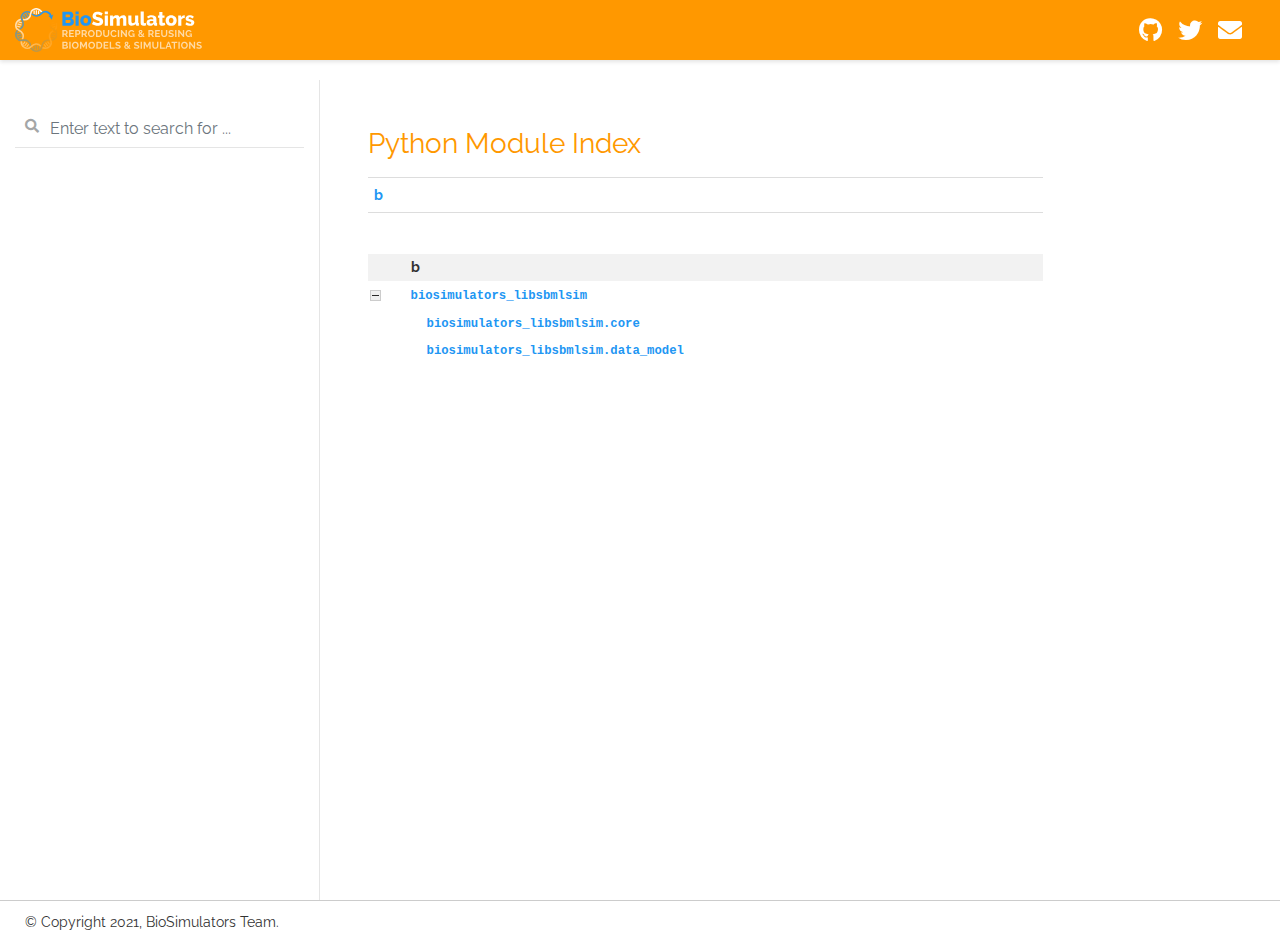
<file: docs/py-modindex.html>
<!DOCTYPE html>

<html lang="en">
  <head>
    <meta charset="utf-8" />
    <meta name="viewport" content="width=device-width, initial-scale=1.0" />
    <title>Python Module Index &#8212; BioSimulators-LibSBMLSim 0.0.4 documentation</title>
    
  <link href="_static/css/theme.css" rel="stylesheet" />
  <link href="_static/css/index.c5995385ac14fb8791e8eb36b4908be2.css" rel="stylesheet" />

    
  <link rel="stylesheet"
    href="_static/vendor/fontawesome/5.13.0/css/all.min.css">
  <link rel="preload" as="font" type="font/woff2" crossorigin
    href="_static/vendor/fontawesome/5.13.0/webfonts/fa-solid-900.woff2">
  <link rel="preload" as="font" type="font/woff2" crossorigin
    href="_static/vendor/fontawesome/5.13.0/webfonts/fa-brands-400.woff2">

    
      

    
    <link rel="stylesheet" type="text/css" href="_static/pygments.css" />
    <link rel="stylesheet" type="text/css" href="_static/basic.css" />
    <link rel="stylesheet" type="text/css" href="_static/css/biosimulators.css" />
    
  <link rel="preload" as="script" href="_static/js/index.1c5a1a01449ed65a7b51.js">

    <script data-url_root="./" id="documentation_options" src="_static/documentation_options.js"></script>
    <script src="_static/jquery.js"></script>
    <script src="_static/underscore.js"></script>
    <script src="_static/doctools.js"></script>
    <link rel="author" title="About these documents" href="about.html" />
    <link rel="index" title="Index" href="genindex.html" />
    <link rel="search" title="Search" href="search.html" />

    <meta name="viewport" content="width=device-width, initial-scale=1" />
    <meta name="docsearch:language" content="en" />
    
      
      <link rel="icon" sizes="16x16" href="https://github.com/biosimulations/biosimulations/raw/dev/libs/shared/assets/src/assets/icons/favicon-16x16.png">
      
    
      
      <link rel="icon" sizes="32x32" href="https://github.com/biosimulations/biosimulations/raw/dev/libs/shared/assets/src/assets/icons/favicon-32x32.png">
      
    


  </head>
  <body data-spy="scroll" data-target="#bd-toc-nav" data-offset="80">
    
    <div class="container-fluid" id="banner"></div>

    
    <nav class="navbar navbar-light navbar-expand-lg bg-light fixed-top bd-navbar" id="navbar-main"><div class="container-xl">

  <div id="navbar-start">
    
    

<a class="navbar-brand" href="index.html">
  <img src="_static/biosimulators-logo.svg" class="logo" alt="logo">
</a>


    
  </div>

  <button class="navbar-toggler" type="button" data-toggle="collapse" data-target="#navbar-collapsible" aria-controls="navbar-collapsible" aria-expanded="false" aria-label="Toggle navigation">
    <span class="navbar-toggler-icon"></span>
  </button>

  
  <div id="navbar-collapsible" class="col-lg-9 collapse navbar-collapse">
    <div id="navbar-center" class="mr-auto">
      
    </div>

    <div id="navbar-end">
      
      <div class="navbar-end-item">
        <ul id="navbar-icon-links" class="navbar-nav" aria-label="Quick links">
        <li class="nav-item">
          <a class="nav-link" href="https://github.com/biosimulators/Biosimulators_LibSBMLSim" rel="noopener" target="_blank" title="GitHub">
            <span><i class="fab fa-github"></i></span>
            <label class="sr-only">GitHub</label>
          </a>
        </li>
        <li class="nav-item">
          <a class="nav-link" href="https://twitter.com/biosimulators" rel="noopener" target="_blank" title="Twitter">
            <span><i class="fab fa-twitter"></i></span>
            <label class="sr-only">Twitter</label>
          </a>
        </li>
        <li class="nav-item">
          <a class="nav-link" href="mailto:info@biosimulators.org" rel="noopener" target="_blank" title="Email">
            <span><i class="fas fa-envelope"></i></span>
            <label class="sr-only">Email</label>
          </a>
        </li>
      </ul>
      </div>
      
    </div>
  </div>
</div>
    </nav>
    

    <div class="container-xl">
      <div class="row">
          
            
            <!-- Only show if we have sidebars configured, else just a small margin  -->
            <div class="col-12 col-md-3 bd-sidebar"><form class="bd-search d-flex align-items-center" action="search.html" method="get">
  <i class="icon fas fa-search"></i>
  <input type="search" class="form-control" name="q" id="search-input" placeholder="Enter text to search for ..." aria-label="Enter text to search for ..." autocomplete="off" >
</form><nav class="bd-links" id="bd-docs-nav" aria-label="Main navigation">
  <div class="bd-toc-item active">
    
  </div>
</nav>
            </div>
            
          

          
          <div class="d-none d-xl-block col-xl-2 bd-toc">
            
          </div>
          

          
          
            
          
          <main class="col-12 col-md-9 col-xl-7 py-md-5 pl-md-5 pr-md-4 bd-content" role="main">
              
              <div>
                

   <h1>Python Module Index</h1>

   <div class="modindex-jumpbox">
   <a href="#cap-b"><strong>b</strong></a>
   </div>

   <table class="indextable modindextable">
     <tr class="pcap"><td></td><td>&#160;</td><td></td></tr>
     <tr class="cap" id="cap-b"><td></td><td>
       <strong>b</strong></td><td></td></tr>
     <tr>
       <td><img src="_static/minus.png" class="toggler"
              id="toggle-1" style="display: none" alt="-" /></td>
       <td>
       <a href="source/biosimulators_libsbmlsim.html#module-biosimulators_libsbmlsim"><code class="xref">biosimulators_libsbmlsim</code></a></td><td>
       <em></em></td></tr>
     <tr class="cg-1">
       <td></td>
       <td>&#160;&#160;&#160;
       <a href="source/biosimulators_libsbmlsim.html#module-biosimulators_libsbmlsim.core"><code class="xref">biosimulators_libsbmlsim.core</code></a></td><td>
       <em></em></td></tr>
     <tr class="cg-1">
       <td></td>
       <td>&#160;&#160;&#160;
       <a href="source/biosimulators_libsbmlsim.html#module-biosimulators_libsbmlsim.data_model"><code class="xref">biosimulators_libsbmlsim.data_model</code></a></td><td>
       <em></em></td></tr>
   </table>


              </div>
              
              
          </main>
          

      </div>
    </div>
  
  <script src="_static/js/index.1c5a1a01449ed65a7b51.js"></script>

  <footer class="footer mt-5 mt-md-0">
  <div class="container">
    
    <div class="footer-item">
      <p class="copyright">
    &copy; Copyright 2021, BioSimulators Team.<br/>
</p>
    </div>
    
  </div>
</footer>
  </body>
</html>
</file>
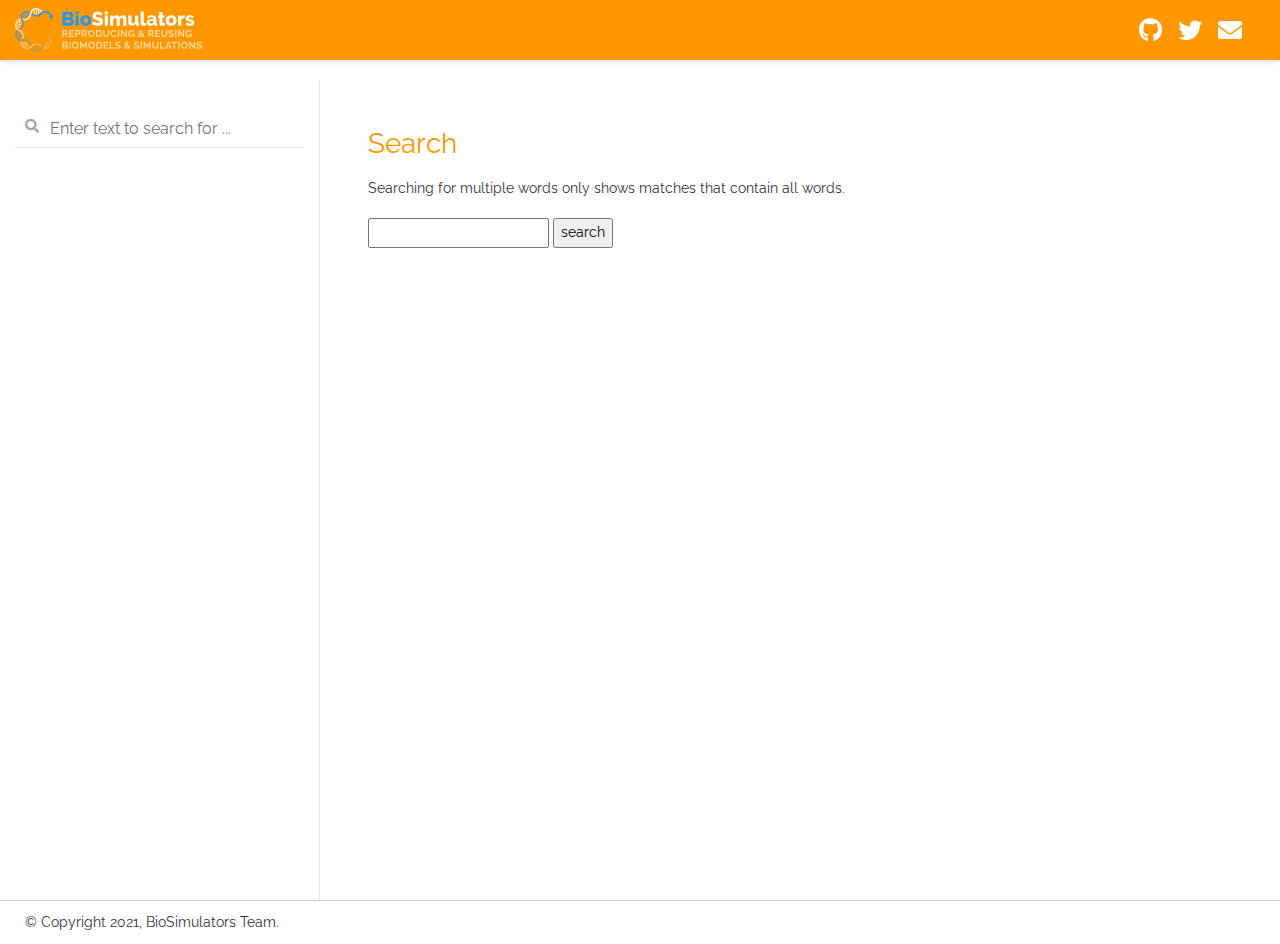
<file: docs/search.html>
<!DOCTYPE html>

<html lang="en">
  <head>
    <meta charset="utf-8" />
    <meta name="viewport" content="width=device-width, initial-scale=1.0" />
    <title>Search &#8212; BioSimulators-LibSBMLSim 0.0.4 documentation</title>
    
  <link href="_static/css/theme.css" rel="stylesheet" />
  <link href="_static/css/index.c5995385ac14fb8791e8eb36b4908be2.css" rel="stylesheet" />

    
  <link rel="stylesheet"
    href="_static/vendor/fontawesome/5.13.0/css/all.min.css">
  <link rel="preload" as="font" type="font/woff2" crossorigin
    href="_static/vendor/fontawesome/5.13.0/webfonts/fa-solid-900.woff2">
  <link rel="preload" as="font" type="font/woff2" crossorigin
    href="_static/vendor/fontawesome/5.13.0/webfonts/fa-brands-400.woff2">

    
      

    
    <link rel="stylesheet" type="text/css" href="_static/pygments.css" />
    <link rel="stylesheet" type="text/css" href="_static/basic.css" />
    <link rel="stylesheet" type="text/css" href="_static/css/biosimulators.css" />
    
  <link rel="preload" as="script" href="_static/js/index.1c5a1a01449ed65a7b51.js">

    
    <script data-url_root="./" id="documentation_options" src="_static/documentation_options.js"></script>
    <script src="_static/jquery.js"></script>
    <script src="_static/underscore.js"></script>
    <script src="_static/doctools.js"></script>
    <script src="_static/searchtools.js"></script>
    <script src="_static/language_data.js"></script>
    <link rel="author" title="About these documents" href="about.html" />
    <link rel="index" title="Index" href="genindex.html" />
    <link rel="search" title="Search" href="#" />
  <script src="searchindex.js" defer></script>
  
    <meta name="viewport" content="width=device-width, initial-scale=1" />
    <meta name="docsearch:language" content="en" />
    
      
      <link rel="icon" sizes="16x16" href="https://github.com/biosimulations/biosimulations/raw/dev/libs/shared/assets/src/assets/icons/favicon-16x16.png">
      
    
      
      <link rel="icon" sizes="32x32" href="https://github.com/biosimulations/biosimulations/raw/dev/libs/shared/assets/src/assets/icons/favicon-32x32.png">
      
    

  </head>
  <body data-spy="scroll" data-target="#bd-toc-nav" data-offset="80">
    
    <div class="container-fluid" id="banner"></div>

    
    <nav class="navbar navbar-light navbar-expand-lg bg-light fixed-top bd-navbar" id="navbar-main"><div class="container-xl">

  <div id="navbar-start">
    
    

<a class="navbar-brand" href="index.html">
  <img src="_static/biosimulators-logo.svg" class="logo" alt="logo">
</a>


    
  </div>

  <button class="navbar-toggler" type="button" data-toggle="collapse" data-target="#navbar-collapsible" aria-controls="navbar-collapsible" aria-expanded="false" aria-label="Toggle navigation">
    <span class="navbar-toggler-icon"></span>
  </button>

  
  <div id="navbar-collapsible" class="col-lg-9 collapse navbar-collapse">
    <div id="navbar-center" class="mr-auto">
      
    </div>

    <div id="navbar-end">
      
      <div class="navbar-end-item">
        <ul id="navbar-icon-links" class="navbar-nav" aria-label="Quick links">
        <li class="nav-item">
          <a class="nav-link" href="https://github.com/biosimulators/Biosimulators_LibSBMLSim" rel="noopener" target="_blank" title="GitHub">
            <span><i class="fab fa-github"></i></span>
            <label class="sr-only">GitHub</label>
          </a>
        </li>
        <li class="nav-item">
          <a class="nav-link" href="https://twitter.com/biosimulators" rel="noopener" target="_blank" title="Twitter">
            <span><i class="fab fa-twitter"></i></span>
            <label class="sr-only">Twitter</label>
          </a>
        </li>
        <li class="nav-item">
          <a class="nav-link" href="mailto:info@biosimulators.org" rel="noopener" target="_blank" title="Email">
            <span><i class="fas fa-envelope"></i></span>
            <label class="sr-only">Email</label>
          </a>
        </li>
      </ul>
      </div>
      
    </div>
  </div>
</div>
    </nav>
    

    <div class="container-xl">
      <div class="row">
          
            
            <!-- Only show if we have sidebars configured, else just a small margin  -->
            <div class="col-12 col-md-3 bd-sidebar"><form class="bd-search d-flex align-items-center" action="#" method="get">
  <i class="icon fas fa-search"></i>
  <input type="search" class="form-control" name="q" id="search-input" placeholder="Enter text to search for ..." aria-label="Enter text to search for ..." autocomplete="off" >
</form><nav class="bd-links" id="bd-docs-nav" aria-label="Main navigation">
  <div class="bd-toc-item active">
    
  </div>
</nav>
            </div>
            
          

          
          <div class="d-none d-xl-block col-xl-2 bd-toc">
            
          </div>
          

          
          
            
          
          <main class="col-12 col-md-9 col-xl-7 py-md-5 pl-md-5 pr-md-4 bd-content" role="main">
              
              <div>
                
  <h1 id="search-documentation">Search</h1>
  
  <div id="fallback" class="admonition warning">
  <script>$('#fallback').hide();</script>
  <p>
    Please activate JavaScript to enable the search
    functionality.
  </p>
  </div>
  
  
  <p>
    Searching for multiple words only shows matches that contain
    all words.
  </p>
  
  
  <form action="" method="get">
    <input type="text" name="q" aria-labelledby="search-documentation" value="" autocomplete="off" autocorrect="off" autocapitalize="off" spellcheck="false"/>
    <input type="submit" value="search" />
    <span id="search-progress" style="padding-left: 10px"></span>
  </form>
  
  
  
  <div id="search-results">
  
  </div>
  

              </div>
              
              
          </main>
          

      </div>
    </div>
  
  <script src="_static/js/index.1c5a1a01449ed65a7b51.js"></script>

  <footer class="footer mt-5 mt-md-0">
  <div class="container">
    
    <div class="footer-item">
      <p class="copyright">
    &copy; Copyright 2021, BioSimulators Team.<br/>
</p>
    </div>
    
  </div>
</footer>
  </body>
</html>
</file>
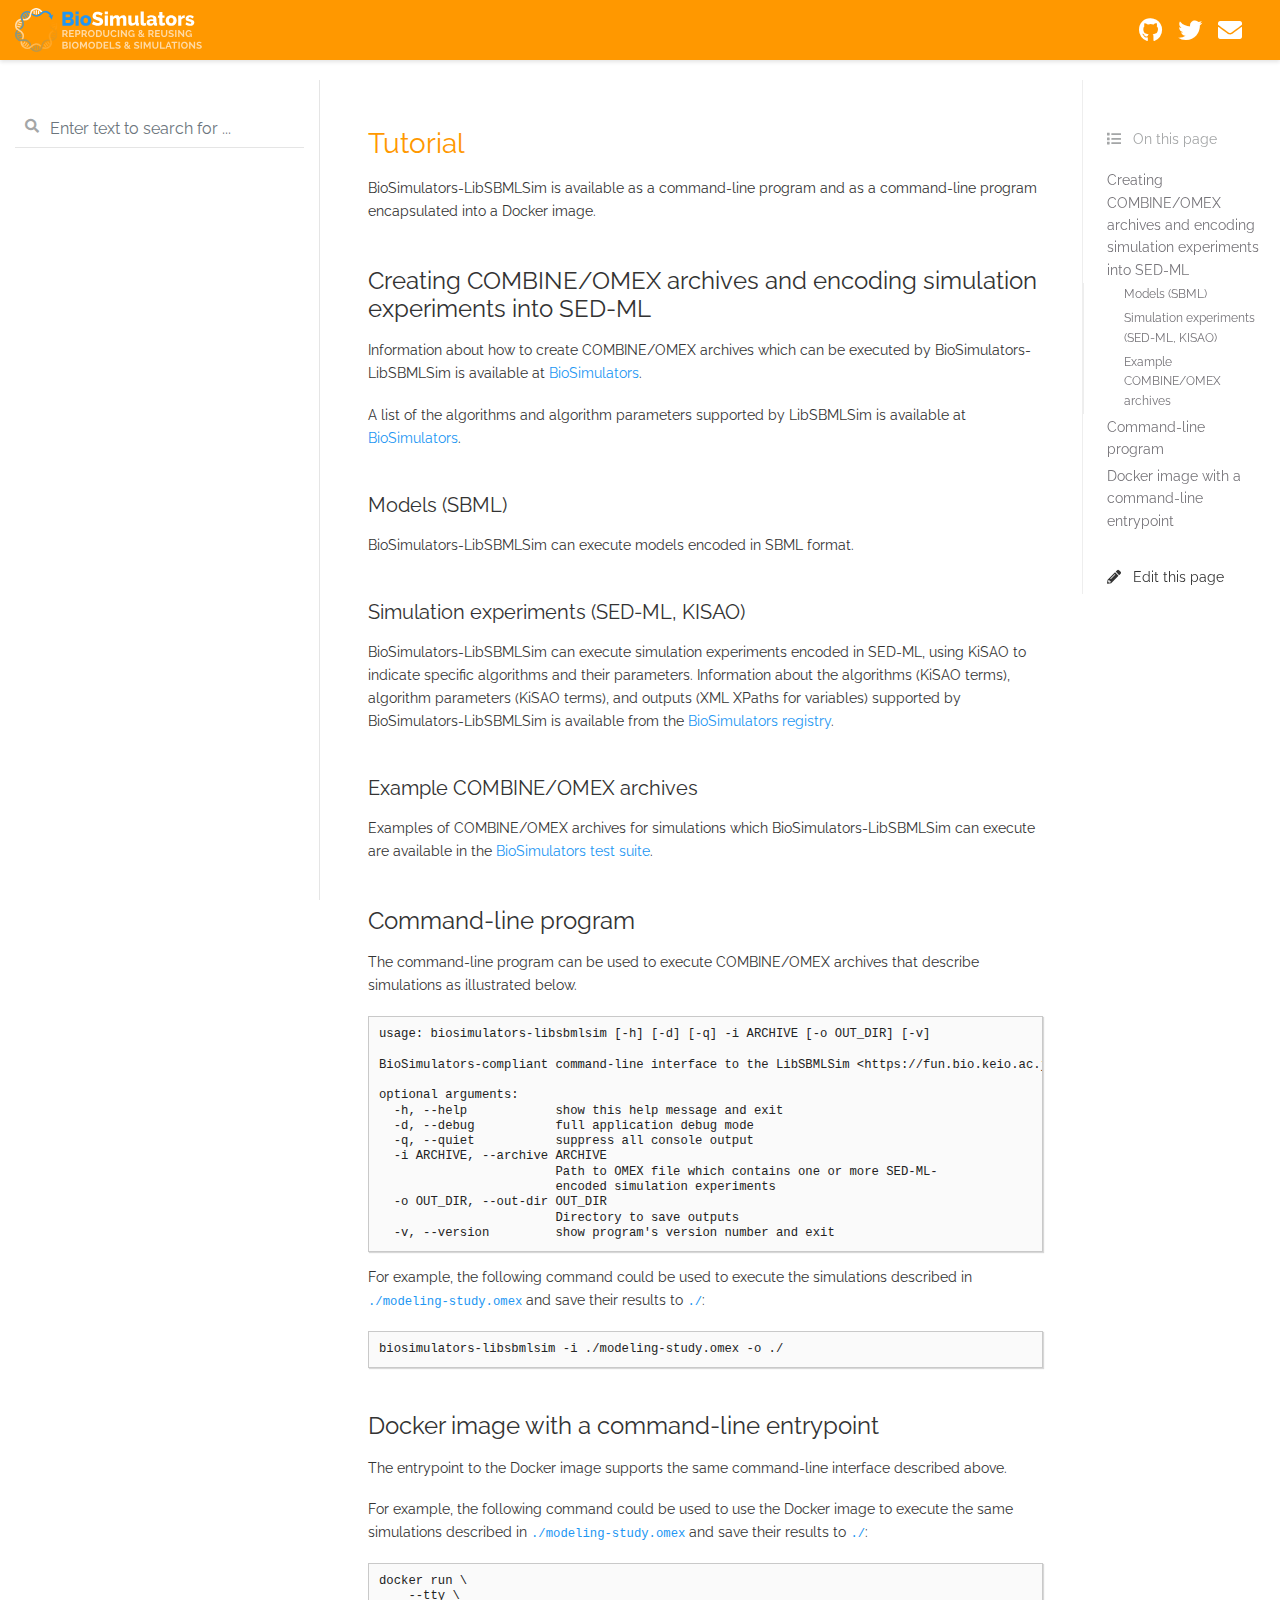
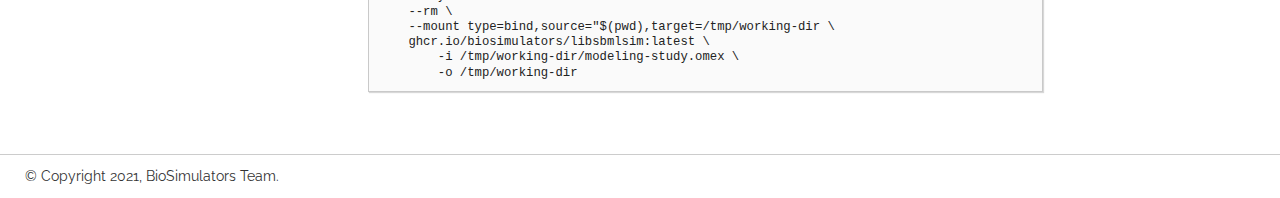
<file: docs/tutorial.html>
<!DOCTYPE html>

<html lang="en">
  <head>
    <meta charset="utf-8" />
    <meta name="viewport" content="width=device-width, initial-scale=1.0" />
    <title>Tutorial &#8212; BioSimulators-LibSBMLSim 0.0.4 documentation</title>
    
  <link href="_static/css/theme.css" rel="stylesheet" />
  <link href="_static/css/index.c5995385ac14fb8791e8eb36b4908be2.css" rel="stylesheet" />

    
  <link rel="stylesheet"
    href="_static/vendor/fontawesome/5.13.0/css/all.min.css">
  <link rel="preload" as="font" type="font/woff2" crossorigin
    href="_static/vendor/fontawesome/5.13.0/webfonts/fa-solid-900.woff2">
  <link rel="preload" as="font" type="font/woff2" crossorigin
    href="_static/vendor/fontawesome/5.13.0/webfonts/fa-brands-400.woff2">

    
      

    
    <link rel="stylesheet" type="text/css" href="_static/pygments.css" />
    <link rel="stylesheet" type="text/css" href="_static/basic.css" />
    <link rel="stylesheet" type="text/css" href="_static/css/biosimulators.css" />
    
  <link rel="preload" as="script" href="_static/js/index.1c5a1a01449ed65a7b51.js">

    <script data-url_root="./" id="documentation_options" src="_static/documentation_options.js"></script>
    <script src="_static/jquery.js"></script>
    <script src="_static/underscore.js"></script>
    <script src="_static/doctools.js"></script>
    <link rel="author" title="About these documents" href="about.html" />
    <link rel="index" title="Index" href="genindex.html" />
    <link rel="search" title="Search" href="search.html" />
    <link rel="next" title="biosimulators_libsbmlsim package" href="source/biosimulators_libsbmlsim.html" />
    <link rel="prev" title="Installation instructions" href="installation.html" />
    <meta name="viewport" content="width=device-width, initial-scale=1" />
    <meta name="docsearch:language" content="en" />
    
      
      <link rel="icon" sizes="16x16" href="https://github.com/biosimulations/biosimulations/raw/dev/libs/shared/assets/src/assets/icons/favicon-16x16.png">
      
    
      
      <link rel="icon" sizes="32x32" href="https://github.com/biosimulations/biosimulations/raw/dev/libs/shared/assets/src/assets/icons/favicon-32x32.png">
      
    
  </head>
  <body data-spy="scroll" data-target="#bd-toc-nav" data-offset="80">
    
    <div class="container-fluid" id="banner"></div>

    
    <nav class="navbar navbar-light navbar-expand-lg bg-light fixed-top bd-navbar" id="navbar-main"><div class="container-xl">

  <div id="navbar-start">
    
    

<a class="navbar-brand" href="index.html">
  <img src="_static/biosimulators-logo.svg" class="logo" alt="logo">
</a>


    
  </div>

  <button class="navbar-toggler" type="button" data-toggle="collapse" data-target="#navbar-collapsible" aria-controls="navbar-collapsible" aria-expanded="false" aria-label="Toggle navigation">
    <span class="navbar-toggler-icon"></span>
  </button>

  
  <div id="navbar-collapsible" class="col-lg-9 collapse navbar-collapse">
    <div id="navbar-center" class="mr-auto">
      
    </div>

    <div id="navbar-end">
      
      <div class="navbar-end-item">
        <ul id="navbar-icon-links" class="navbar-nav" aria-label="Quick links">
        <li class="nav-item">
          <a class="nav-link" href="https://github.com/biosimulators/Biosimulators_LibSBMLSim" rel="noopener" target="_blank" title="GitHub">
            <span><i class="fab fa-github"></i></span>
            <label class="sr-only">GitHub</label>
          </a>
        </li>
        <li class="nav-item">
          <a class="nav-link" href="https://twitter.com/biosimulators" rel="noopener" target="_blank" title="Twitter">
            <span><i class="fab fa-twitter"></i></span>
            <label class="sr-only">Twitter</label>
          </a>
        </li>
        <li class="nav-item">
          <a class="nav-link" href="mailto:info@biosimulators.org" rel="noopener" target="_blank" title="Email">
            <span><i class="fas fa-envelope"></i></span>
            <label class="sr-only">Email</label>
          </a>
        </li>
      </ul>
      </div>
      
    </div>
  </div>
</div>
    </nav>
    

    <div class="container-xl">
      <div class="row">
          
            
            <!-- Only show if we have sidebars configured, else just a small margin  -->
            <div class="col-12 col-md-3 bd-sidebar"><form class="bd-search d-flex align-items-center" action="search.html" method="get">
  <i class="icon fas fa-search"></i>
  <input type="search" class="form-control" name="q" id="search-input" placeholder="Enter text to search for ..." aria-label="Enter text to search for ..." autocomplete="off" >
</form><nav class="bd-links" id="bd-docs-nav" aria-label="Main navigation">
  <div class="bd-toc-item active">
    
  </div>
</nav>
            </div>
            
          

          
          <div class="d-none d-xl-block col-xl-2 bd-toc">
            
              
              <div class="toc-item">
                
<div class="tocsection onthispage pt-5 pb-3">
    <i class="fas fa-list"></i> On this page
</div>

<nav id="bd-toc-nav">
    <ul class="visible nav section-nav flex-column">
 <li class="toc-h2 nav-item toc-entry">
  <a class="reference internal nav-link" href="#creating-combine-omex-archives-and-encoding-simulation-experiments-into-sed-ml">
   Creating COMBINE/OMEX archives and encoding simulation experiments into SED-ML
  </a>
  <ul class="visible nav section-nav flex-column">
   <li class="toc-h3 nav-item toc-entry">
    <a class="reference internal nav-link" href="#models-sbml">
     Models (SBML)
    </a>
   </li>
   <li class="toc-h3 nav-item toc-entry">
    <a class="reference internal nav-link" href="#simulation-experiments-sed-ml-kisao">
     Simulation experiments (SED-ML, KISAO)
    </a>
   </li>
   <li class="toc-h3 nav-item toc-entry">
    <a class="reference internal nav-link" href="#example-combine-omex-archives">
     Example COMBINE/OMEX archives
    </a>
   </li>
  </ul>
 </li>
 <li class="toc-h2 nav-item toc-entry">
  <a class="reference internal nav-link" href="#command-line-program">
   Command-line program
  </a>
 </li>
 <li class="toc-h2 nav-item toc-entry">
  <a class="reference internal nav-link" href="#docker-image-with-a-command-line-entrypoint">
   Docker image with a command-line entrypoint
  </a>
 </li>
</ul>

</nav>
              </div>
              
              <div class="toc-item">
                

<div class="tocsection editthispage">
    <a href="https://github.com/biosimulators/Biosimulators_LibSBMLSim/edit/dev/docs-src/tutorial.rst">
        <i class="fas fa-pencil-alt"></i> Edit this page
    </a>
</div>

              </div>
              
            
          </div>
          

          
          
            
          
          <main class="col-12 col-md-9 col-xl-7 py-md-5 pl-md-5 pr-md-4 bd-content" role="main">
              
              <div>
                
  <div class="section" id="tutorial">
<h1>Tutorial<a class="headerlink" href="#tutorial" title="Permalink to this headline">¶</a></h1>
<p>BioSimulators-LibSBMLSim is available as a command-line program and as a command-line program encapsulated into a Docker image.</p>
<div class="section" id="creating-combine-omex-archives-and-encoding-simulation-experiments-into-sed-ml">
<h2>Creating COMBINE/OMEX archives and encoding simulation experiments into SED-ML<a class="headerlink" href="#creating-combine-omex-archives-and-encoding-simulation-experiments-into-sed-ml" title="Permalink to this headline">¶</a></h2>
<p>Information about how to create COMBINE/OMEX archives which can be executed by BioSimulators-LibSBMLSim is available at <a class="reference external" href="https://biosimulators.org/help">BioSimulators</a>.</p>
<p>A list of the algorithms and algorithm parameters supported by LibSBMLSim is available at <a class="reference external" href="https://biosimulators.org/simulators/libsbmlsim">BioSimulators</a>.</p>
<div class="section" id="models-sbml">
<h3>Models (SBML)<a class="headerlink" href="#models-sbml" title="Permalink to this headline">¶</a></h3>
<p>BioSimulators-LibSBMLSim can execute models encoded in SBML format.</p>
</div>
<div class="section" id="simulation-experiments-sed-ml-kisao">
<h3>Simulation experiments (SED-ML, KISAO)<a class="headerlink" href="#simulation-experiments-sed-ml-kisao" title="Permalink to this headline">¶</a></h3>
<p>BioSimulators-LibSBMLSim can execute simulation experiments encoded in SED-ML, using KiSAO to indicate specific algorithms and their parameters. Information about the algorithms (KiSAO terms), algorithm parameters (KiSAO terms), and outputs (XML XPaths for variables) supported by BioSimulators-LibSBMLSim is available from the <a class="reference external" href="https://biosimulators.org/simulators/libsbmlsim">BioSimulators registry</a>.</p>
</div>
<div class="section" id="example-combine-omex-archives">
<h3>Example COMBINE/OMEX archives<a class="headerlink" href="#example-combine-omex-archives" title="Permalink to this headline">¶</a></h3>
<p>Examples of COMBINE/OMEX archives for simulations which BioSimulators-LibSBMLSim can execute are available in the <a class="reference external" href="https://github.com/biosimulators/Biosimulators_test_suite/tree/deploy/examples">BioSimulators test suite</a>.</p>
</div>
</div>
<div class="section" id="command-line-program">
<h2>Command-line program<a class="headerlink" href="#command-line-program" title="Permalink to this headline">¶</a></h2>
<p>The command-line program can be used to execute COMBINE/OMEX archives that describe simulations as illustrated below.</p>
<div class="highlight-text notranslate"><div class="highlight"><pre><span></span>usage: biosimulators-libsbmlsim [-h] [-d] [-q] -i ARCHIVE [-o OUT_DIR] [-v]

BioSimulators-compliant command-line interface to the LibSBMLSim &lt;https://fun.bio.keio.ac.jp/software/libsbmlsim/&gt; simulation program.

optional arguments:
  -h, --help            show this help message and exit
  -d, --debug           full application debug mode
  -q, --quiet           suppress all console output
  -i ARCHIVE, --archive ARCHIVE
                        Path to OMEX file which contains one or more SED-ML-
                        encoded simulation experiments
  -o OUT_DIR, --out-dir OUT_DIR
                        Directory to save outputs
  -v, --version         show program&#39;s version number and exit
</pre></div>
</div>
<p>For example, the following command could be used to execute the simulations described in <code class="docutils literal notranslate"><span class="pre">./modeling-study.omex</span></code> and save their results to <code class="docutils literal notranslate"><span class="pre">./</span></code>:</p>
<div class="highlight-text notranslate"><div class="highlight"><pre><span></span>biosimulators-libsbmlsim -i ./modeling-study.omex -o ./
</pre></div>
</div>
</div>
<div class="section" id="docker-image-with-a-command-line-entrypoint">
<h2>Docker image with a command-line entrypoint<a class="headerlink" href="#docker-image-with-a-command-line-entrypoint" title="Permalink to this headline">¶</a></h2>
<p>The entrypoint to the Docker image supports the same command-line interface described above.</p>
<p>For example, the following command could be used to use the Docker image to execute the same simulations described in <code class="docutils literal notranslate"><span class="pre">./modeling-study.omex</span></code> and save their results to <code class="docutils literal notranslate"><span class="pre">./</span></code>:</p>
<div class="highlight-text notranslate"><div class="highlight"><pre><span></span>docker run \
    --tty \
    --rm \
    --mount type=bind,source=&quot;$(pwd),target=/tmp/working-dir \
    ghcr.io/biosimulators/libsbmlsim:latest \
        -i /tmp/working-dir/modeling-study.omex \
        -o /tmp/working-dir
</pre></div>
</div>
</div>
</div>


              </div>
              
              
          </main>
          

      </div>
    </div>
  
  <script src="_static/js/index.1c5a1a01449ed65a7b51.js"></script>

  <footer class="footer mt-5 mt-md-0">
  <div class="container">
    
    <div class="footer-item">
      <p class="copyright">
    &copy; Copyright 2021, BioSimulators Team.<br/>
</p>
    </div>
    
  </div>
</footer>
  </body>
</html>
</file>
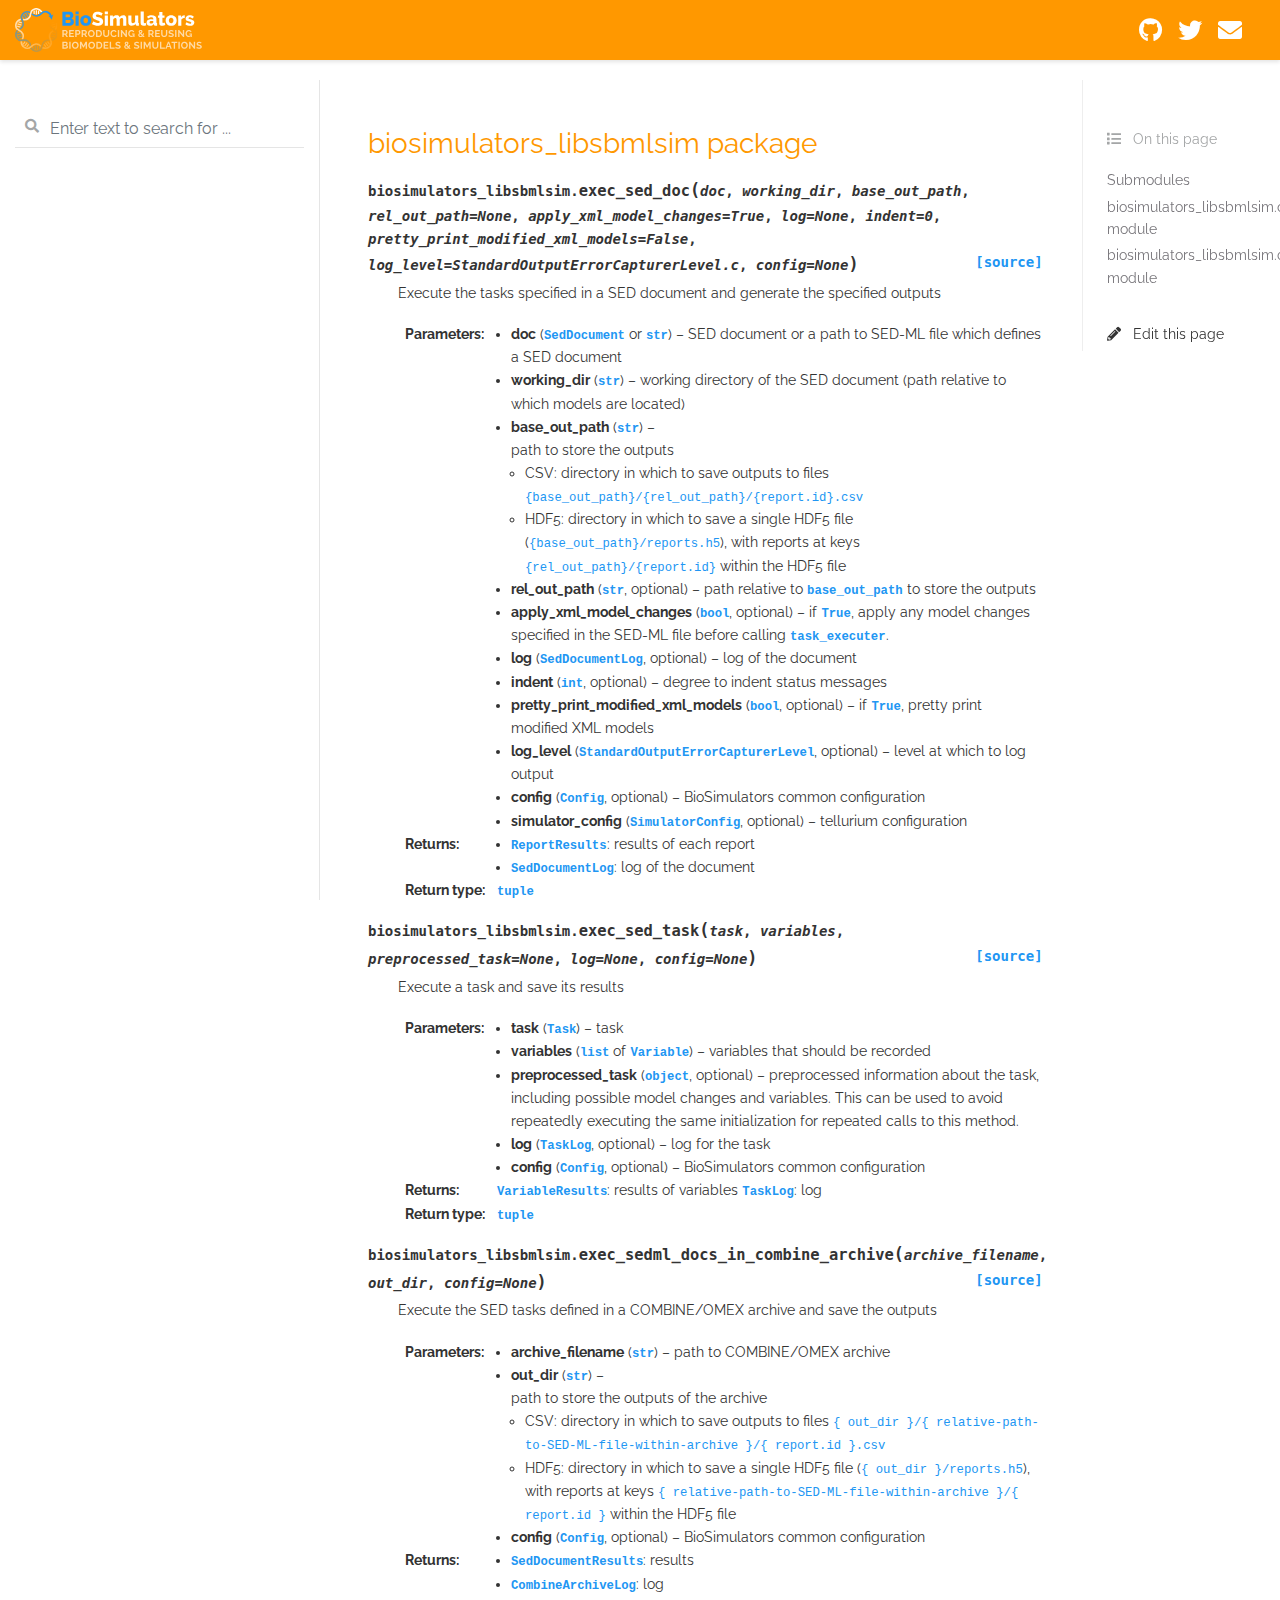
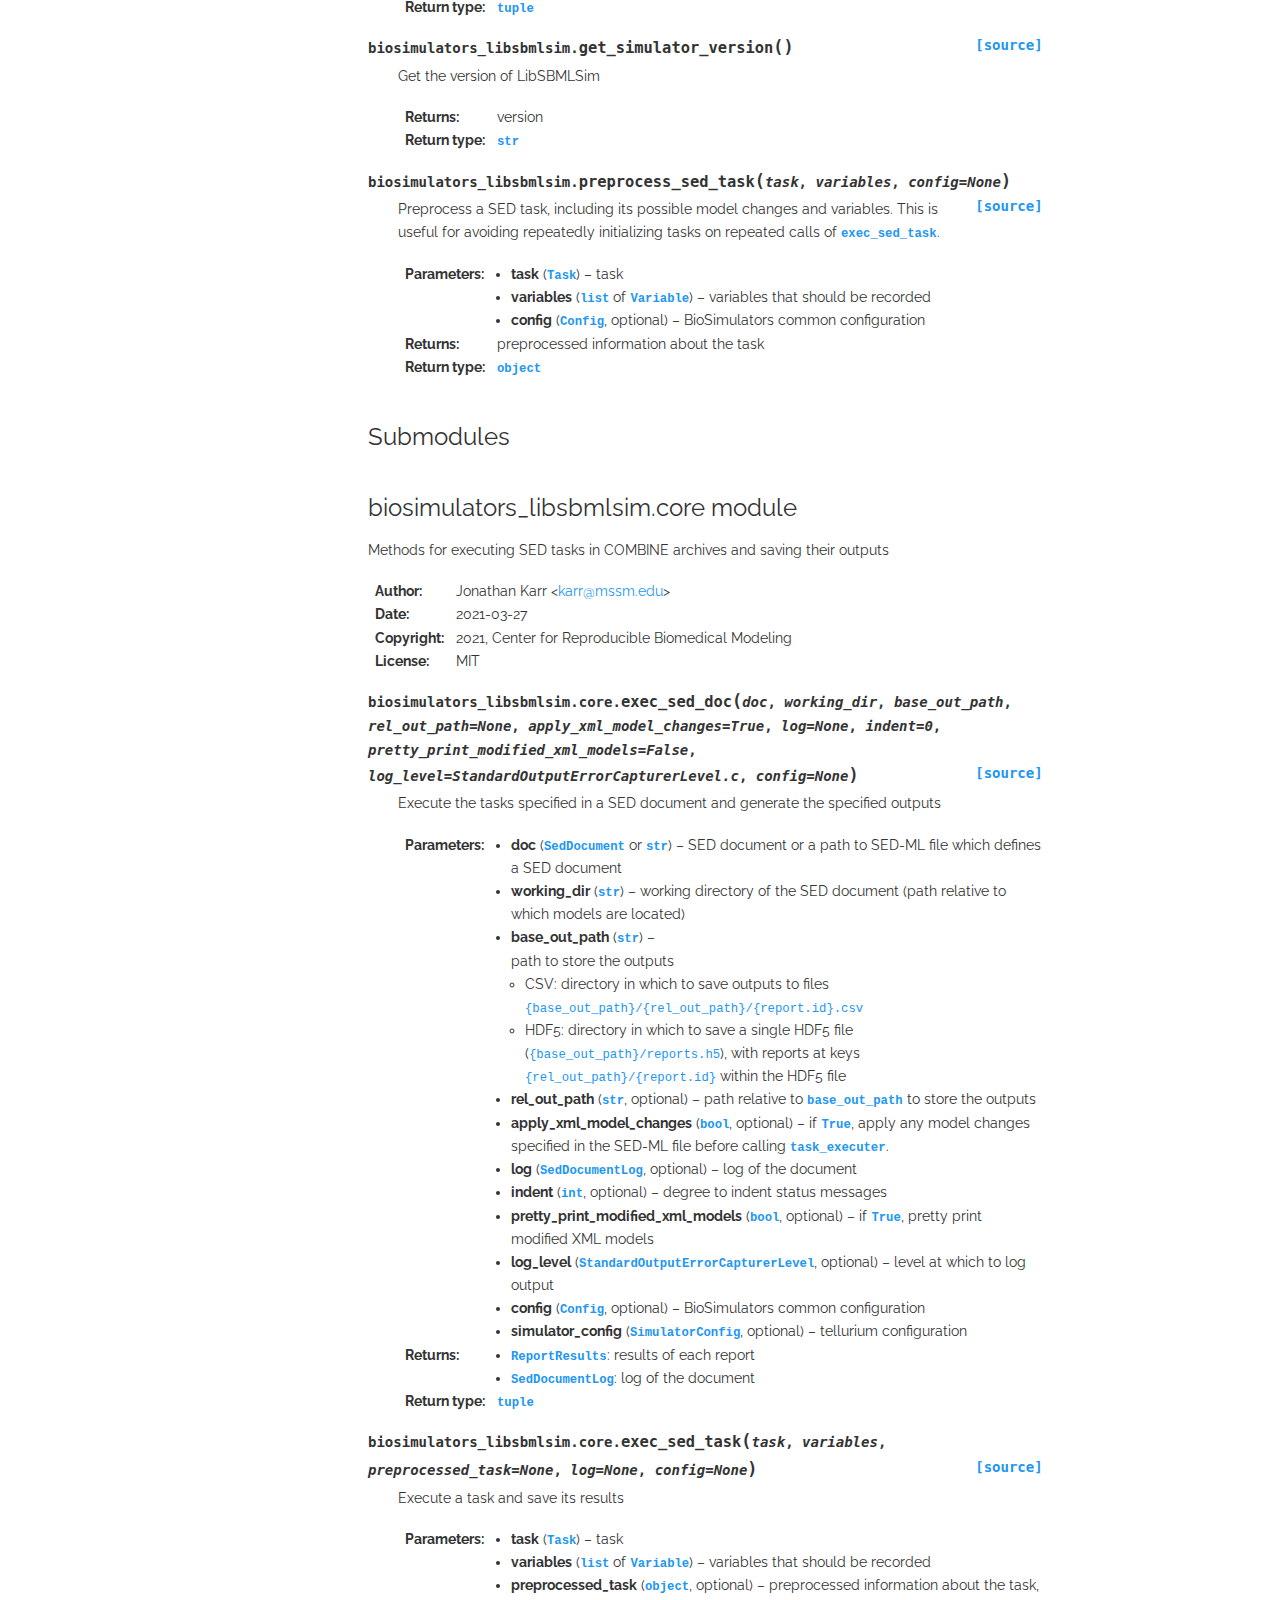
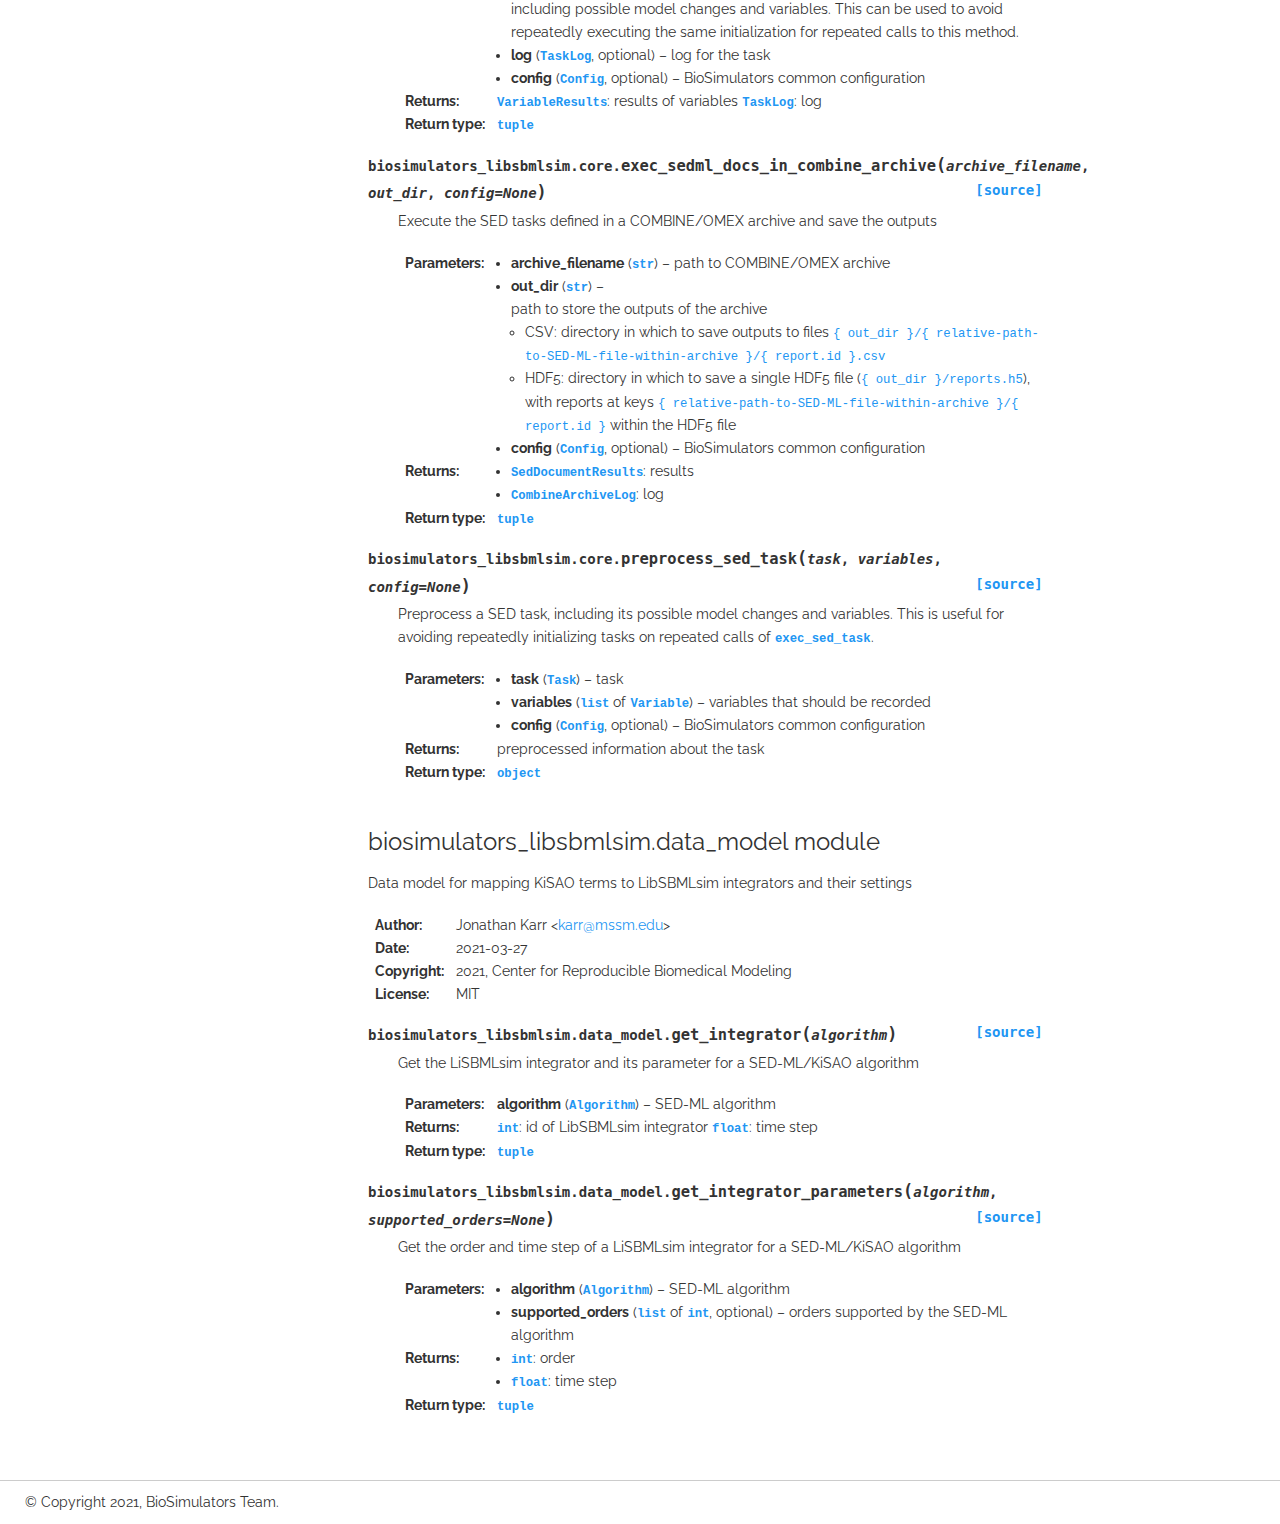
<file: docs/source/biosimulators_libsbmlsim.html>
<!DOCTYPE html>

<html lang="en">
  <head>
    <meta charset="utf-8" />
    <meta name="viewport" content="width=device-width, initial-scale=1.0" />
    <title>biosimulators_libsbmlsim package &#8212; BioSimulators-LibSBMLSim 0.0.4 documentation</title>
    
  <link href="../_static/css/theme.css" rel="stylesheet" />
  <link href="../_static/css/index.c5995385ac14fb8791e8eb36b4908be2.css" rel="stylesheet" />

    
  <link rel="stylesheet"
    href="../_static/vendor/fontawesome/5.13.0/css/all.min.css">
  <link rel="preload" as="font" type="font/woff2" crossorigin
    href="../_static/vendor/fontawesome/5.13.0/webfonts/fa-solid-900.woff2">
  <link rel="preload" as="font" type="font/woff2" crossorigin
    href="../_static/vendor/fontawesome/5.13.0/webfonts/fa-brands-400.woff2">

    
      

    
    <link rel="stylesheet" type="text/css" href="../_static/pygments.css" />
    <link rel="stylesheet" type="text/css" href="../_static/basic.css" />
    <link rel="stylesheet" type="text/css" href="../_static/css/biosimulators.css" />
    
  <link rel="preload" as="script" href="../_static/js/index.1c5a1a01449ed65a7b51.js">

    <script data-url_root="../" id="documentation_options" src="../_static/documentation_options.js"></script>
    <script src="../_static/jquery.js"></script>
    <script src="../_static/underscore.js"></script>
    <script src="../_static/doctools.js"></script>
    <link rel="author" title="About these documents" href="../about.html" />
    <link rel="index" title="Index" href="../genindex.html" />
    <link rel="search" title="Search" href="../search.html" />
    <link rel="next" title="About BioSimulators-LibSBMLSim" href="../about.html" />
    <link rel="prev" title="Tutorial" href="../tutorial.html" />
    <meta name="viewport" content="width=device-width, initial-scale=1" />
    <meta name="docsearch:language" content="en" />
    
      
      <link rel="icon" sizes="16x16" href="https://github.com/biosimulations/biosimulations/raw/dev/libs/shared/assets/src/assets/icons/favicon-16x16.png">
      
    
      
      <link rel="icon" sizes="32x32" href="https://github.com/biosimulations/biosimulations/raw/dev/libs/shared/assets/src/assets/icons/favicon-32x32.png">
      
    
  </head>
  <body data-spy="scroll" data-target="#bd-toc-nav" data-offset="80">
    
    <div class="container-fluid" id="banner"></div>

    
    <nav class="navbar navbar-light navbar-expand-lg bg-light fixed-top bd-navbar" id="navbar-main"><div class="container-xl">

  <div id="navbar-start">
    
    

<a class="navbar-brand" href="../index.html">
  <img src="../_static/biosimulators-logo.svg" class="logo" alt="logo">
</a>


    
  </div>

  <button class="navbar-toggler" type="button" data-toggle="collapse" data-target="#navbar-collapsible" aria-controls="navbar-collapsible" aria-expanded="false" aria-label="Toggle navigation">
    <span class="navbar-toggler-icon"></span>
  </button>

  
  <div id="navbar-collapsible" class="col-lg-9 collapse navbar-collapse">
    <div id="navbar-center" class="mr-auto">
      
    </div>

    <div id="navbar-end">
      
      <div class="navbar-end-item">
        <ul id="navbar-icon-links" class="navbar-nav" aria-label="Quick links">
        <li class="nav-item">
          <a class="nav-link" href="https://github.com/biosimulators/Biosimulators_LibSBMLSim" rel="noopener" target="_blank" title="GitHub">
            <span><i class="fab fa-github"></i></span>
            <label class="sr-only">GitHub</label>
          </a>
        </li>
        <li class="nav-item">
          <a class="nav-link" href="https://twitter.com/biosimulators" rel="noopener" target="_blank" title="Twitter">
            <span><i class="fab fa-twitter"></i></span>
            <label class="sr-only">Twitter</label>
          </a>
        </li>
        <li class="nav-item">
          <a class="nav-link" href="mailto:info@biosimulators.org" rel="noopener" target="_blank" title="Email">
            <span><i class="fas fa-envelope"></i></span>
            <label class="sr-only">Email</label>
          </a>
        </li>
      </ul>
      </div>
      
    </div>
  </div>
</div>
    </nav>
    

    <div class="container-xl">
      <div class="row">
          
            
            <!-- Only show if we have sidebars configured, else just a small margin  -->
            <div class="col-12 col-md-3 bd-sidebar"><form class="bd-search d-flex align-items-center" action="../search.html" method="get">
  <i class="icon fas fa-search"></i>
  <input type="search" class="form-control" name="q" id="search-input" placeholder="Enter text to search for ..." aria-label="Enter text to search for ..." autocomplete="off" >
</form><nav class="bd-links" id="bd-docs-nav" aria-label="Main navigation">
  <div class="bd-toc-item active">
    
  </div>
</nav>
            </div>
            
          

          
          <div class="d-none d-xl-block col-xl-2 bd-toc">
            
              
              <div class="toc-item">
                
<div class="tocsection onthispage pt-5 pb-3">
    <i class="fas fa-list"></i> On this page
</div>

<nav id="bd-toc-nav">
    <ul class="visible nav section-nav flex-column">
 <li class="toc-h2 nav-item toc-entry">
  <a class="reference internal nav-link" href="#submodules">
   Submodules
  </a>
 </li>
 <li class="toc-h2 nav-item toc-entry">
  <a class="reference internal nav-link" href="#module-biosimulators_libsbmlsim.core">
   biosimulators_libsbmlsim.core module
  </a>
 </li>
 <li class="toc-h2 nav-item toc-entry">
  <a class="reference internal nav-link" href="#module-biosimulators_libsbmlsim.data_model">
   biosimulators_libsbmlsim.data_model module
  </a>
 </li>
</ul>

</nav>
              </div>
              
              <div class="toc-item">
                

<div class="tocsection editthispage">
    <a href="https://github.com/biosimulators/Biosimulators_LibSBMLSim/edit/dev/docs-src/source/biosimulators_libsbmlsim.rst">
        <i class="fas fa-pencil-alt"></i> Edit this page
    </a>
</div>

              </div>
              
            
          </div>
          

          
          
            
          
          <main class="col-12 col-md-9 col-xl-7 py-md-5 pl-md-5 pr-md-4 bd-content" role="main">
              
              <div>
                
  <div class="section" id="module-biosimulators_libsbmlsim">
<span id="biosimulators-libsbmlsim-package"></span><h1>biosimulators_libsbmlsim package<a class="headerlink" href="#module-biosimulators_libsbmlsim" title="Permalink to this headline">¶</a></h1>
<dl class="py function">
<dt class="sig sig-object py" id="biosimulators_libsbmlsim.exec_sed_doc">
<span class="sig-prename descclassname"><span class="pre">biosimulators_libsbmlsim.</span></span><span class="sig-name descname"><span class="pre">exec_sed_doc</span></span><span class="sig-paren">(</span><em class="sig-param"><span class="n"><span class="pre">doc</span></span></em>, <em class="sig-param"><span class="n"><span class="pre">working_dir</span></span></em>, <em class="sig-param"><span class="n"><span class="pre">base_out_path</span></span></em>, <em class="sig-param"><span class="n"><span class="pre">rel_out_path</span></span><span class="o"><span class="pre">=</span></span><span class="default_value"><span class="pre">None</span></span></em>, <em class="sig-param"><span class="n"><span class="pre">apply_xml_model_changes</span></span><span class="o"><span class="pre">=</span></span><span class="default_value"><span class="pre">True</span></span></em>, <em class="sig-param"><span class="n"><span class="pre">log</span></span><span class="o"><span class="pre">=</span></span><span class="default_value"><span class="pre">None</span></span></em>, <em class="sig-param"><span class="n"><span class="pre">indent</span></span><span class="o"><span class="pre">=</span></span><span class="default_value"><span class="pre">0</span></span></em>, <em class="sig-param"><span class="n"><span class="pre">pretty_print_modified_xml_models</span></span><span class="o"><span class="pre">=</span></span><span class="default_value"><span class="pre">False</span></span></em>, <em class="sig-param"><span class="n"><span class="pre">log_level</span></span><span class="o"><span class="pre">=</span></span><span class="default_value"><span class="pre">StandardOutputErrorCapturerLevel.c</span></span></em>, <em class="sig-param"><span class="n"><span class="pre">config</span></span><span class="o"><span class="pre">=</span></span><span class="default_value"><span class="pre">None</span></span></em><span class="sig-paren">)</span><a class="reference external" href="https://github.com/biosimulators/Biosimulators_LibSBMLSim/blob/dev/biosimulators_libsbmlsim/__init__.py"><span class="viewcode-link"><span class="pre">[source]</span></span></a><a class="headerlink" href="#biosimulators_libsbmlsim.exec_sed_doc" title="Permalink to this definition">¶</a></dt>
<dd><p>Execute the tasks specified in a SED document and generate the specified outputs</p>
<dl class="field-list simple">
<dt class="field-odd">Parameters</dt>
<dd class="field-odd"><ul class="simple">
<li><p><strong>doc</strong> (<code class="xref py py-obj docutils literal notranslate"><span class="pre">SedDocument</span></code> or <code class="xref py py-obj docutils literal notranslate"><span class="pre">str</span></code>) – SED document or a path to SED-ML file which defines a SED document</p></li>
<li><p><strong>working_dir</strong> (<code class="xref py py-obj docutils literal notranslate"><span class="pre">str</span></code>) – working directory of the SED document (path relative to which models are located)</p></li>
<li><p><strong>base_out_path</strong> (<code class="xref py py-obj docutils literal notranslate"><span class="pre">str</span></code>) – <p>path to store the outputs</p>
<ul>
<li><p>CSV: directory in which to save outputs to files
<code class="docutils literal notranslate"><span class="pre">{base_out_path}/{rel_out_path}/{report.id}.csv</span></code></p></li>
<li><p>HDF5: directory in which to save a single HDF5 file (<code class="docutils literal notranslate"><span class="pre">{base_out_path}/reports.h5</span></code>),
with reports at keys <code class="docutils literal notranslate"><span class="pre">{rel_out_path}/{report.id}</span></code> within the HDF5 file</p></li>
</ul>
</p></li>
<li><p><strong>rel_out_path</strong> (<code class="xref py py-obj docutils literal notranslate"><span class="pre">str</span></code>, optional) – path relative to <code class="xref py py-obj docutils literal notranslate"><span class="pre">base_out_path</span></code> to store the outputs</p></li>
<li><p><strong>apply_xml_model_changes</strong> (<code class="xref py py-obj docutils literal notranslate"><span class="pre">bool</span></code>, optional) – if <code class="xref py py-obj docutils literal notranslate"><span class="pre">True</span></code>, apply any model changes specified in the SED-ML file before
calling <code class="xref py py-obj docutils literal notranslate"><span class="pre">task_executer</span></code>.</p></li>
<li><p><strong>log</strong> (<code class="xref py py-obj docutils literal notranslate"><span class="pre">SedDocumentLog</span></code>, optional) – log of the document</p></li>
<li><p><strong>indent</strong> (<code class="xref py py-obj docutils literal notranslate"><span class="pre">int</span></code>, optional) – degree to indent status messages</p></li>
<li><p><strong>pretty_print_modified_xml_models</strong> (<code class="xref py py-obj docutils literal notranslate"><span class="pre">bool</span></code>, optional) – if <code class="xref py py-obj docutils literal notranslate"><span class="pre">True</span></code>, pretty print modified XML models</p></li>
<li><p><strong>log_level</strong> (<code class="xref py py-obj docutils literal notranslate"><span class="pre">StandardOutputErrorCapturerLevel</span></code>, optional) – level at which to log output</p></li>
<li><p><strong>config</strong> (<code class="xref py py-obj docutils literal notranslate"><span class="pre">Config</span></code>, optional) – BioSimulators common configuration</p></li>
<li><p><strong>simulator_config</strong> (<code class="xref py py-obj docutils literal notranslate"><span class="pre">SimulatorConfig</span></code>, optional) – tellurium configuration</p></li>
</ul>
</dd>
<dt class="field-even">Returns</dt>
<dd class="field-even"><p><ul class="simple">
<li><p><code class="xref py py-obj docutils literal notranslate"><span class="pre">ReportResults</span></code>: results of each report</p></li>
<li><p><code class="xref py py-obj docutils literal notranslate"><span class="pre">SedDocumentLog</span></code>: log of the document</p></li>
</ul>
</p>
</dd>
<dt class="field-odd">Return type</dt>
<dd class="field-odd"><p><code class="xref py py-obj docutils literal notranslate"><span class="pre">tuple</span></code></p>
</dd>
</dl>
</dd></dl>

<dl class="py function">
<dt class="sig sig-object py" id="biosimulators_libsbmlsim.exec_sed_task">
<span class="sig-prename descclassname"><span class="pre">biosimulators_libsbmlsim.</span></span><span class="sig-name descname"><span class="pre">exec_sed_task</span></span><span class="sig-paren">(</span><em class="sig-param"><span class="n"><span class="pre">task</span></span></em>, <em class="sig-param"><span class="n"><span class="pre">variables</span></span></em>, <em class="sig-param"><span class="n"><span class="pre">preprocessed_task</span></span><span class="o"><span class="pre">=</span></span><span class="default_value"><span class="pre">None</span></span></em>, <em class="sig-param"><span class="n"><span class="pre">log</span></span><span class="o"><span class="pre">=</span></span><span class="default_value"><span class="pre">None</span></span></em>, <em class="sig-param"><span class="n"><span class="pre">config</span></span><span class="o"><span class="pre">=</span></span><span class="default_value"><span class="pre">None</span></span></em><span class="sig-paren">)</span><a class="reference external" href="https://github.com/biosimulators/Biosimulators_LibSBMLSim/blob/dev/biosimulators_libsbmlsim/__init__.py"><span class="viewcode-link"><span class="pre">[source]</span></span></a><a class="headerlink" href="#biosimulators_libsbmlsim.exec_sed_task" title="Permalink to this definition">¶</a></dt>
<dd><p>Execute a task and save its results</p>
<dl class="field-list simple">
<dt class="field-odd">Parameters</dt>
<dd class="field-odd"><ul class="simple">
<li><p><strong>task</strong> (<code class="xref py py-obj docutils literal notranslate"><span class="pre">Task</span></code>) – task</p></li>
<li><p><strong>variables</strong> (<code class="xref py py-obj docutils literal notranslate"><span class="pre">list</span></code> of <code class="xref py py-obj docutils literal notranslate"><span class="pre">Variable</span></code>) – variables that should be recorded</p></li>
<li><p><strong>preprocessed_task</strong> (<code class="xref py py-obj docutils literal notranslate"><span class="pre">object</span></code>, optional) – preprocessed information about the task, including possible
model changes and variables. This can be used to avoid repeatedly executing the same initialization
for repeated calls to this method.</p></li>
<li><p><strong>log</strong> (<code class="xref py py-obj docutils literal notranslate"><span class="pre">TaskLog</span></code>, optional) – log for the task</p></li>
<li><p><strong>config</strong> (<code class="xref py py-obj docutils literal notranslate"><span class="pre">Config</span></code>, optional) – BioSimulators common configuration</p></li>
</ul>
</dd>
<dt class="field-even">Returns</dt>
<dd class="field-even"><p><code class="xref py py-obj docutils literal notranslate"><span class="pre">VariableResults</span></code>: results of variables
<code class="xref py py-obj docutils literal notranslate"><span class="pre">TaskLog</span></code>: log</p>
</dd>
<dt class="field-odd">Return type</dt>
<dd class="field-odd"><p><code class="xref py py-obj docutils literal notranslate"><span class="pre">tuple</span></code></p>
</dd>
</dl>
</dd></dl>

<dl class="py function">
<dt class="sig sig-object py" id="biosimulators_libsbmlsim.exec_sedml_docs_in_combine_archive">
<span class="sig-prename descclassname"><span class="pre">biosimulators_libsbmlsim.</span></span><span class="sig-name descname"><span class="pre">exec_sedml_docs_in_combine_archive</span></span><span class="sig-paren">(</span><em class="sig-param"><span class="n"><span class="pre">archive_filename</span></span></em>, <em class="sig-param"><span class="n"><span class="pre">out_dir</span></span></em>, <em class="sig-param"><span class="n"><span class="pre">config</span></span><span class="o"><span class="pre">=</span></span><span class="default_value"><span class="pre">None</span></span></em><span class="sig-paren">)</span><a class="reference external" href="https://github.com/biosimulators/Biosimulators_LibSBMLSim/blob/dev/biosimulators_libsbmlsim/__init__.py"><span class="viewcode-link"><span class="pre">[source]</span></span></a><a class="headerlink" href="#biosimulators_libsbmlsim.exec_sedml_docs_in_combine_archive" title="Permalink to this definition">¶</a></dt>
<dd><p>Execute the SED tasks defined in a COMBINE/OMEX archive and save the outputs</p>
<dl class="field-list simple">
<dt class="field-odd">Parameters</dt>
<dd class="field-odd"><ul class="simple">
<li><p><strong>archive_filename</strong> (<code class="xref py py-obj docutils literal notranslate"><span class="pre">str</span></code>) – path to COMBINE/OMEX archive</p></li>
<li><p><strong>out_dir</strong> (<code class="xref py py-obj docutils literal notranslate"><span class="pre">str</span></code>) – <p>path to store the outputs of the archive</p>
<ul>
<li><p>CSV: directory in which to save outputs to files
<code class="docutils literal notranslate"><span class="pre">{</span> <span class="pre">out_dir</span> <span class="pre">}/{</span> <span class="pre">relative-path-to-SED-ML-file-within-archive</span> <span class="pre">}/{</span> <span class="pre">report.id</span> <span class="pre">}.csv</span></code></p></li>
<li><p>HDF5: directory in which to save a single HDF5 file (<code class="docutils literal notranslate"><span class="pre">{</span> <span class="pre">out_dir</span> <span class="pre">}/reports.h5</span></code>),
with reports at keys <code class="docutils literal notranslate"><span class="pre">{</span> <span class="pre">relative-path-to-SED-ML-file-within-archive</span> <span class="pre">}/{</span> <span class="pre">report.id</span> <span class="pre">}</span></code> within the HDF5 file</p></li>
</ul>
</p></li>
<li><p><strong>config</strong> (<code class="xref py py-obj docutils literal notranslate"><span class="pre">Config</span></code>, optional) – BioSimulators common configuration</p></li>
</ul>
</dd>
<dt class="field-even">Returns</dt>
<dd class="field-even"><p><ul class="simple">
<li><p><code class="xref py py-obj docutils literal notranslate"><span class="pre">SedDocumentResults</span></code>: results</p></li>
<li><p><code class="xref py py-obj docutils literal notranslate"><span class="pre">CombineArchiveLog</span></code>: log</p></li>
</ul>
</p>
</dd>
<dt class="field-odd">Return type</dt>
<dd class="field-odd"><p><code class="xref py py-obj docutils literal notranslate"><span class="pre">tuple</span></code></p>
</dd>
</dl>
</dd></dl>

<dl class="py function">
<dt class="sig sig-object py" id="biosimulators_libsbmlsim.get_simulator_version">
<span class="sig-prename descclassname"><span class="pre">biosimulators_libsbmlsim.</span></span><span class="sig-name descname"><span class="pre">get_simulator_version</span></span><span class="sig-paren">(</span><span class="sig-paren">)</span><a class="reference external" href="https://github.com/biosimulators/Biosimulators_LibSBMLSim/blob/dev/biosimulators_libsbmlsim/__init__.py"><span class="viewcode-link"><span class="pre">[source]</span></span></a><a class="headerlink" href="#biosimulators_libsbmlsim.get_simulator_version" title="Permalink to this definition">¶</a></dt>
<dd><p>Get the version of LibSBMLSim</p>
<dl class="field-list simple">
<dt class="field-odd">Returns</dt>
<dd class="field-odd"><p>version</p>
</dd>
<dt class="field-even">Return type</dt>
<dd class="field-even"><p><code class="xref py py-obj docutils literal notranslate"><span class="pre">str</span></code></p>
</dd>
</dl>
</dd></dl>

<dl class="py function">
<dt class="sig sig-object py" id="biosimulators_libsbmlsim.preprocess_sed_task">
<span class="sig-prename descclassname"><span class="pre">biosimulators_libsbmlsim.</span></span><span class="sig-name descname"><span class="pre">preprocess_sed_task</span></span><span class="sig-paren">(</span><em class="sig-param"><span class="n"><span class="pre">task</span></span></em>, <em class="sig-param"><span class="n"><span class="pre">variables</span></span></em>, <em class="sig-param"><span class="n"><span class="pre">config</span></span><span class="o"><span class="pre">=</span></span><span class="default_value"><span class="pre">None</span></span></em><span class="sig-paren">)</span><a class="reference external" href="https://github.com/biosimulators/Biosimulators_LibSBMLSim/blob/dev/biosimulators_libsbmlsim/__init__.py"><span class="viewcode-link"><span class="pre">[source]</span></span></a><a class="headerlink" href="#biosimulators_libsbmlsim.preprocess_sed_task" title="Permalink to this definition">¶</a></dt>
<dd><p>Preprocess a SED task, including its possible model changes and variables. This is useful for avoiding
repeatedly initializing tasks on repeated calls of <a class="reference internal" href="#biosimulators_libsbmlsim.exec_sed_task" title="biosimulators_libsbmlsim.exec_sed_task"><code class="xref py py-obj docutils literal notranslate"><span class="pre">exec_sed_task</span></code></a>.</p>
<dl class="field-list simple">
<dt class="field-odd">Parameters</dt>
<dd class="field-odd"><ul class="simple">
<li><p><strong>task</strong> (<code class="xref py py-obj docutils literal notranslate"><span class="pre">Task</span></code>) – task</p></li>
<li><p><strong>variables</strong> (<code class="xref py py-obj docutils literal notranslate"><span class="pre">list</span></code> of <code class="xref py py-obj docutils literal notranslate"><span class="pre">Variable</span></code>) – variables that should be recorded</p></li>
<li><p><strong>config</strong> (<code class="xref py py-obj docutils literal notranslate"><span class="pre">Config</span></code>, optional) – BioSimulators common configuration</p></li>
</ul>
</dd>
<dt class="field-even">Returns</dt>
<dd class="field-even"><p>preprocessed information about the task</p>
</dd>
<dt class="field-odd">Return type</dt>
<dd class="field-odd"><p><code class="xref py py-obj docutils literal notranslate"><span class="pre">object</span></code></p>
</dd>
</dl>
</dd></dl>

<div class="section" id="submodules">
<h2>Submodules<a class="headerlink" href="#submodules" title="Permalink to this headline">¶</a></h2>
</div>
<div class="section" id="module-biosimulators_libsbmlsim.core">
<span id="biosimulators-libsbmlsim-core-module"></span><h2>biosimulators_libsbmlsim.core module<a class="headerlink" href="#module-biosimulators_libsbmlsim.core" title="Permalink to this headline">¶</a></h2>
<p>Methods for executing SED tasks in COMBINE archives and saving their outputs</p>
<dl class="field-list simple">
<dt class="field-odd">Author</dt>
<dd class="field-odd"><p>Jonathan Karr &lt;<a class="reference external" href="mailto:karr&#37;&#52;&#48;mssm&#46;edu">karr<span>&#64;</span>mssm<span>&#46;</span>edu</a>&gt;</p>
</dd>
<dt class="field-even">Date</dt>
<dd class="field-even"><p>2021-03-27</p>
</dd>
<dt class="field-odd">Copyright</dt>
<dd class="field-odd"><p>2021, Center for Reproducible Biomedical Modeling</p>
</dd>
<dt class="field-even">License</dt>
<dd class="field-even"><p>MIT</p>
</dd>
</dl>
<dl class="py function">
<dt class="sig sig-object py" id="biosimulators_libsbmlsim.core.exec_sed_doc">
<span class="sig-prename descclassname"><span class="pre">biosimulators_libsbmlsim.core.</span></span><span class="sig-name descname"><span class="pre">exec_sed_doc</span></span><span class="sig-paren">(</span><em class="sig-param"><span class="n"><span class="pre">doc</span></span></em>, <em class="sig-param"><span class="n"><span class="pre">working_dir</span></span></em>, <em class="sig-param"><span class="n"><span class="pre">base_out_path</span></span></em>, <em class="sig-param"><span class="n"><span class="pre">rel_out_path</span></span><span class="o"><span class="pre">=</span></span><span class="default_value"><span class="pre">None</span></span></em>, <em class="sig-param"><span class="n"><span class="pre">apply_xml_model_changes</span></span><span class="o"><span class="pre">=</span></span><span class="default_value"><span class="pre">True</span></span></em>, <em class="sig-param"><span class="n"><span class="pre">log</span></span><span class="o"><span class="pre">=</span></span><span class="default_value"><span class="pre">None</span></span></em>, <em class="sig-param"><span class="n"><span class="pre">indent</span></span><span class="o"><span class="pre">=</span></span><span class="default_value"><span class="pre">0</span></span></em>, <em class="sig-param"><span class="n"><span class="pre">pretty_print_modified_xml_models</span></span><span class="o"><span class="pre">=</span></span><span class="default_value"><span class="pre">False</span></span></em>, <em class="sig-param"><span class="n"><span class="pre">log_level</span></span><span class="o"><span class="pre">=</span></span><span class="default_value"><span class="pre">StandardOutputErrorCapturerLevel.c</span></span></em>, <em class="sig-param"><span class="n"><span class="pre">config</span></span><span class="o"><span class="pre">=</span></span><span class="default_value"><span class="pre">None</span></span></em><span class="sig-paren">)</span><a class="reference external" href="https://github.com/biosimulators/Biosimulators_LibSBMLSim/blob/dev/biosimulators_libsbmlsim/core.py"><span class="viewcode-link"><span class="pre">[source]</span></span></a><a class="headerlink" href="#biosimulators_libsbmlsim.core.exec_sed_doc" title="Permalink to this definition">¶</a></dt>
<dd><p>Execute the tasks specified in a SED document and generate the specified outputs</p>
<dl class="field-list simple">
<dt class="field-odd">Parameters</dt>
<dd class="field-odd"><ul class="simple">
<li><p><strong>doc</strong> (<code class="xref py py-obj docutils literal notranslate"><span class="pre">SedDocument</span></code> or <code class="xref py py-obj docutils literal notranslate"><span class="pre">str</span></code>) – SED document or a path to SED-ML file which defines a SED document</p></li>
<li><p><strong>working_dir</strong> (<code class="xref py py-obj docutils literal notranslate"><span class="pre">str</span></code>) – working directory of the SED document (path relative to which models are located)</p></li>
<li><p><strong>base_out_path</strong> (<code class="xref py py-obj docutils literal notranslate"><span class="pre">str</span></code>) – <p>path to store the outputs</p>
<ul>
<li><p>CSV: directory in which to save outputs to files
<code class="docutils literal notranslate"><span class="pre">{base_out_path}/{rel_out_path}/{report.id}.csv</span></code></p></li>
<li><p>HDF5: directory in which to save a single HDF5 file (<code class="docutils literal notranslate"><span class="pre">{base_out_path}/reports.h5</span></code>),
with reports at keys <code class="docutils literal notranslate"><span class="pre">{rel_out_path}/{report.id}</span></code> within the HDF5 file</p></li>
</ul>
</p></li>
<li><p><strong>rel_out_path</strong> (<code class="xref py py-obj docutils literal notranslate"><span class="pre">str</span></code>, optional) – path relative to <code class="xref py py-obj docutils literal notranslate"><span class="pre">base_out_path</span></code> to store the outputs</p></li>
<li><p><strong>apply_xml_model_changes</strong> (<code class="xref py py-obj docutils literal notranslate"><span class="pre">bool</span></code>, optional) – if <code class="xref py py-obj docutils literal notranslate"><span class="pre">True</span></code>, apply any model changes specified in the SED-ML file before
calling <code class="xref py py-obj docutils literal notranslate"><span class="pre">task_executer</span></code>.</p></li>
<li><p><strong>log</strong> (<code class="xref py py-obj docutils literal notranslate"><span class="pre">SedDocumentLog</span></code>, optional) – log of the document</p></li>
<li><p><strong>indent</strong> (<code class="xref py py-obj docutils literal notranslate"><span class="pre">int</span></code>, optional) – degree to indent status messages</p></li>
<li><p><strong>pretty_print_modified_xml_models</strong> (<code class="xref py py-obj docutils literal notranslate"><span class="pre">bool</span></code>, optional) – if <code class="xref py py-obj docutils literal notranslate"><span class="pre">True</span></code>, pretty print modified XML models</p></li>
<li><p><strong>log_level</strong> (<code class="xref py py-obj docutils literal notranslate"><span class="pre">StandardOutputErrorCapturerLevel</span></code>, optional) – level at which to log output</p></li>
<li><p><strong>config</strong> (<code class="xref py py-obj docutils literal notranslate"><span class="pre">Config</span></code>, optional) – BioSimulators common configuration</p></li>
<li><p><strong>simulator_config</strong> (<code class="xref py py-obj docutils literal notranslate"><span class="pre">SimulatorConfig</span></code>, optional) – tellurium configuration</p></li>
</ul>
</dd>
<dt class="field-even">Returns</dt>
<dd class="field-even"><p><ul class="simple">
<li><p><code class="xref py py-obj docutils literal notranslate"><span class="pre">ReportResults</span></code>: results of each report</p></li>
<li><p><code class="xref py py-obj docutils literal notranslate"><span class="pre">SedDocumentLog</span></code>: log of the document</p></li>
</ul>
</p>
</dd>
<dt class="field-odd">Return type</dt>
<dd class="field-odd"><p><code class="xref py py-obj docutils literal notranslate"><span class="pre">tuple</span></code></p>
</dd>
</dl>
</dd></dl>

<dl class="py function">
<dt class="sig sig-object py" id="biosimulators_libsbmlsim.core.exec_sed_task">
<span class="sig-prename descclassname"><span class="pre">biosimulators_libsbmlsim.core.</span></span><span class="sig-name descname"><span class="pre">exec_sed_task</span></span><span class="sig-paren">(</span><em class="sig-param"><span class="n"><span class="pre">task</span></span></em>, <em class="sig-param"><span class="n"><span class="pre">variables</span></span></em>, <em class="sig-param"><span class="n"><span class="pre">preprocessed_task</span></span><span class="o"><span class="pre">=</span></span><span class="default_value"><span class="pre">None</span></span></em>, <em class="sig-param"><span class="n"><span class="pre">log</span></span><span class="o"><span class="pre">=</span></span><span class="default_value"><span class="pre">None</span></span></em>, <em class="sig-param"><span class="n"><span class="pre">config</span></span><span class="o"><span class="pre">=</span></span><span class="default_value"><span class="pre">None</span></span></em><span class="sig-paren">)</span><a class="reference external" href="https://github.com/biosimulators/Biosimulators_LibSBMLSim/blob/dev/biosimulators_libsbmlsim/core.py"><span class="viewcode-link"><span class="pre">[source]</span></span></a><a class="headerlink" href="#biosimulators_libsbmlsim.core.exec_sed_task" title="Permalink to this definition">¶</a></dt>
<dd><p>Execute a task and save its results</p>
<dl class="field-list simple">
<dt class="field-odd">Parameters</dt>
<dd class="field-odd"><ul class="simple">
<li><p><strong>task</strong> (<code class="xref py py-obj docutils literal notranslate"><span class="pre">Task</span></code>) – task</p></li>
<li><p><strong>variables</strong> (<code class="xref py py-obj docutils literal notranslate"><span class="pre">list</span></code> of <code class="xref py py-obj docutils literal notranslate"><span class="pre">Variable</span></code>) – variables that should be recorded</p></li>
<li><p><strong>preprocessed_task</strong> (<code class="xref py py-obj docutils literal notranslate"><span class="pre">object</span></code>, optional) – preprocessed information about the task, including possible
model changes and variables. This can be used to avoid repeatedly executing the same initialization
for repeated calls to this method.</p></li>
<li><p><strong>log</strong> (<code class="xref py py-obj docutils literal notranslate"><span class="pre">TaskLog</span></code>, optional) – log for the task</p></li>
<li><p><strong>config</strong> (<code class="xref py py-obj docutils literal notranslate"><span class="pre">Config</span></code>, optional) – BioSimulators common configuration</p></li>
</ul>
</dd>
<dt class="field-even">Returns</dt>
<dd class="field-even"><p><code class="xref py py-obj docutils literal notranslate"><span class="pre">VariableResults</span></code>: results of variables
<code class="xref py py-obj docutils literal notranslate"><span class="pre">TaskLog</span></code>: log</p>
</dd>
<dt class="field-odd">Return type</dt>
<dd class="field-odd"><p><code class="xref py py-obj docutils literal notranslate"><span class="pre">tuple</span></code></p>
</dd>
</dl>
</dd></dl>

<dl class="py function">
<dt class="sig sig-object py" id="biosimulators_libsbmlsim.core.exec_sedml_docs_in_combine_archive">
<span class="sig-prename descclassname"><span class="pre">biosimulators_libsbmlsim.core.</span></span><span class="sig-name descname"><span class="pre">exec_sedml_docs_in_combine_archive</span></span><span class="sig-paren">(</span><em class="sig-param"><span class="n"><span class="pre">archive_filename</span></span></em>, <em class="sig-param"><span class="n"><span class="pre">out_dir</span></span></em>, <em class="sig-param"><span class="n"><span class="pre">config</span></span><span class="o"><span class="pre">=</span></span><span class="default_value"><span class="pre">None</span></span></em><span class="sig-paren">)</span><a class="reference external" href="https://github.com/biosimulators/Biosimulators_LibSBMLSim/blob/dev/biosimulators_libsbmlsim/core.py"><span class="viewcode-link"><span class="pre">[source]</span></span></a><a class="headerlink" href="#biosimulators_libsbmlsim.core.exec_sedml_docs_in_combine_archive" title="Permalink to this definition">¶</a></dt>
<dd><p>Execute the SED tasks defined in a COMBINE/OMEX archive and save the outputs</p>
<dl class="field-list simple">
<dt class="field-odd">Parameters</dt>
<dd class="field-odd"><ul class="simple">
<li><p><strong>archive_filename</strong> (<code class="xref py py-obj docutils literal notranslate"><span class="pre">str</span></code>) – path to COMBINE/OMEX archive</p></li>
<li><p><strong>out_dir</strong> (<code class="xref py py-obj docutils literal notranslate"><span class="pre">str</span></code>) – <p>path to store the outputs of the archive</p>
<ul>
<li><p>CSV: directory in which to save outputs to files
<code class="docutils literal notranslate"><span class="pre">{</span> <span class="pre">out_dir</span> <span class="pre">}/{</span> <span class="pre">relative-path-to-SED-ML-file-within-archive</span> <span class="pre">}/{</span> <span class="pre">report.id</span> <span class="pre">}.csv</span></code></p></li>
<li><p>HDF5: directory in which to save a single HDF5 file (<code class="docutils literal notranslate"><span class="pre">{</span> <span class="pre">out_dir</span> <span class="pre">}/reports.h5</span></code>),
with reports at keys <code class="docutils literal notranslate"><span class="pre">{</span> <span class="pre">relative-path-to-SED-ML-file-within-archive</span> <span class="pre">}/{</span> <span class="pre">report.id</span> <span class="pre">}</span></code> within the HDF5 file</p></li>
</ul>
</p></li>
<li><p><strong>config</strong> (<code class="xref py py-obj docutils literal notranslate"><span class="pre">Config</span></code>, optional) – BioSimulators common configuration</p></li>
</ul>
</dd>
<dt class="field-even">Returns</dt>
<dd class="field-even"><p><ul class="simple">
<li><p><code class="xref py py-obj docutils literal notranslate"><span class="pre">SedDocumentResults</span></code>: results</p></li>
<li><p><code class="xref py py-obj docutils literal notranslate"><span class="pre">CombineArchiveLog</span></code>: log</p></li>
</ul>
</p>
</dd>
<dt class="field-odd">Return type</dt>
<dd class="field-odd"><p><code class="xref py py-obj docutils literal notranslate"><span class="pre">tuple</span></code></p>
</dd>
</dl>
</dd></dl>

<dl class="py function">
<dt class="sig sig-object py" id="biosimulators_libsbmlsim.core.preprocess_sed_task">
<span class="sig-prename descclassname"><span class="pre">biosimulators_libsbmlsim.core.</span></span><span class="sig-name descname"><span class="pre">preprocess_sed_task</span></span><span class="sig-paren">(</span><em class="sig-param"><span class="n"><span class="pre">task</span></span></em>, <em class="sig-param"><span class="n"><span class="pre">variables</span></span></em>, <em class="sig-param"><span class="n"><span class="pre">config</span></span><span class="o"><span class="pre">=</span></span><span class="default_value"><span class="pre">None</span></span></em><span class="sig-paren">)</span><a class="reference external" href="https://github.com/biosimulators/Biosimulators_LibSBMLSim/blob/dev/biosimulators_libsbmlsim/core.py"><span class="viewcode-link"><span class="pre">[source]</span></span></a><a class="headerlink" href="#biosimulators_libsbmlsim.core.preprocess_sed_task" title="Permalink to this definition">¶</a></dt>
<dd><p>Preprocess a SED task, including its possible model changes and variables. This is useful for avoiding
repeatedly initializing tasks on repeated calls of <a class="reference internal" href="#biosimulators_libsbmlsim.core.exec_sed_task" title="biosimulators_libsbmlsim.core.exec_sed_task"><code class="xref py py-obj docutils literal notranslate"><span class="pre">exec_sed_task</span></code></a>.</p>
<dl class="field-list simple">
<dt class="field-odd">Parameters</dt>
<dd class="field-odd"><ul class="simple">
<li><p><strong>task</strong> (<code class="xref py py-obj docutils literal notranslate"><span class="pre">Task</span></code>) – task</p></li>
<li><p><strong>variables</strong> (<code class="xref py py-obj docutils literal notranslate"><span class="pre">list</span></code> of <code class="xref py py-obj docutils literal notranslate"><span class="pre">Variable</span></code>) – variables that should be recorded</p></li>
<li><p><strong>config</strong> (<code class="xref py py-obj docutils literal notranslate"><span class="pre">Config</span></code>, optional) – BioSimulators common configuration</p></li>
</ul>
</dd>
<dt class="field-even">Returns</dt>
<dd class="field-even"><p>preprocessed information about the task</p>
</dd>
<dt class="field-odd">Return type</dt>
<dd class="field-odd"><p><code class="xref py py-obj docutils literal notranslate"><span class="pre">object</span></code></p>
</dd>
</dl>
</dd></dl>

</div>
<div class="section" id="module-biosimulators_libsbmlsim.data_model">
<span id="biosimulators-libsbmlsim-data-model-module"></span><h2>biosimulators_libsbmlsim.data_model module<a class="headerlink" href="#module-biosimulators_libsbmlsim.data_model" title="Permalink to this headline">¶</a></h2>
<p>Data model for mapping KiSAO terms to LibSBMLsim integrators and their settings</p>
<dl class="field-list simple">
<dt class="field-odd">Author</dt>
<dd class="field-odd"><p>Jonathan Karr &lt;<a class="reference external" href="mailto:karr&#37;&#52;&#48;mssm&#46;edu">karr<span>&#64;</span>mssm<span>&#46;</span>edu</a>&gt;</p>
</dd>
<dt class="field-even">Date</dt>
<dd class="field-even"><p>2021-03-27</p>
</dd>
<dt class="field-odd">Copyright</dt>
<dd class="field-odd"><p>2021, Center for Reproducible Biomedical Modeling</p>
</dd>
<dt class="field-even">License</dt>
<dd class="field-even"><p>MIT</p>
</dd>
</dl>
<dl class="py function">
<dt class="sig sig-object py" id="biosimulators_libsbmlsim.data_model.get_integrator">
<span class="sig-prename descclassname"><span class="pre">biosimulators_libsbmlsim.data_model.</span></span><span class="sig-name descname"><span class="pre">get_integrator</span></span><span class="sig-paren">(</span><em class="sig-param"><span class="n"><span class="pre">algorithm</span></span></em><span class="sig-paren">)</span><a class="reference external" href="https://github.com/biosimulators/Biosimulators_LibSBMLSim/blob/dev/biosimulators_libsbmlsim/data_model.py"><span class="viewcode-link"><span class="pre">[source]</span></span></a><a class="headerlink" href="#biosimulators_libsbmlsim.data_model.get_integrator" title="Permalink to this definition">¶</a></dt>
<dd><p>Get the LiSBMLsim integrator and its parameter for a SED-ML/KiSAO algorithm</p>
<dl class="field-list simple">
<dt class="field-odd">Parameters</dt>
<dd class="field-odd"><p><strong>algorithm</strong> (<code class="xref py py-obj docutils literal notranslate"><span class="pre">Algorithm</span></code>) – SED-ML algorithm</p>
</dd>
<dt class="field-even">Returns</dt>
<dd class="field-even"><p><code class="xref py py-obj docutils literal notranslate"><span class="pre">int</span></code>: id of LibSBMLsim integrator
<code class="xref py py-obj docutils literal notranslate"><span class="pre">float</span></code>: time step</p>
</dd>
<dt class="field-odd">Return type</dt>
<dd class="field-odd"><p><code class="xref py py-obj docutils literal notranslate"><span class="pre">tuple</span></code></p>
</dd>
</dl>
</dd></dl>

<dl class="py function">
<dt class="sig sig-object py" id="biosimulators_libsbmlsim.data_model.get_integrator_parameters">
<span class="sig-prename descclassname"><span class="pre">biosimulators_libsbmlsim.data_model.</span></span><span class="sig-name descname"><span class="pre">get_integrator_parameters</span></span><span class="sig-paren">(</span><em class="sig-param"><span class="n"><span class="pre">algorithm</span></span></em>, <em class="sig-param"><span class="n"><span class="pre">supported_orders</span></span><span class="o"><span class="pre">=</span></span><span class="default_value"><span class="pre">None</span></span></em><span class="sig-paren">)</span><a class="reference external" href="https://github.com/biosimulators/Biosimulators_LibSBMLSim/blob/dev/biosimulators_libsbmlsim/data_model.py"><span class="viewcode-link"><span class="pre">[source]</span></span></a><a class="headerlink" href="#biosimulators_libsbmlsim.data_model.get_integrator_parameters" title="Permalink to this definition">¶</a></dt>
<dd><p>Get the order and time step of a LiSBMLsim integrator for a SED-ML/KiSAO algorithm</p>
<dl class="field-list simple">
<dt class="field-odd">Parameters</dt>
<dd class="field-odd"><ul class="simple">
<li><p><strong>algorithm</strong> (<code class="xref py py-obj docutils literal notranslate"><span class="pre">Algorithm</span></code>) – SED-ML algorithm</p></li>
<li><p><strong>supported_orders</strong> (<code class="xref py py-obj docutils literal notranslate"><span class="pre">list</span></code> of <code class="xref py py-obj docutils literal notranslate"><span class="pre">int</span></code>, optional) – orders supported by the SED-ML algorithm</p></li>
</ul>
</dd>
<dt class="field-even">Returns</dt>
<dd class="field-even"><p><ul class="simple">
<li><p><code class="xref py py-obj docutils literal notranslate"><span class="pre">int</span></code>: order</p></li>
<li><p><code class="xref py py-obj docutils literal notranslate"><span class="pre">float</span></code>: time step</p></li>
</ul>
</p>
</dd>
<dt class="field-odd">Return type</dt>
<dd class="field-odd"><p><code class="xref py py-obj docutils literal notranslate"><span class="pre">tuple</span></code></p>
</dd>
</dl>
</dd></dl>

</div>
</div>


              </div>
              
              
          </main>
          

      </div>
    </div>
  
  <script src="../_static/js/index.1c5a1a01449ed65a7b51.js"></script>

  <footer class="footer mt-5 mt-md-0">
  <div class="container">
    
    <div class="footer-item">
      <p class="copyright">
    &copy; Copyright 2021, BioSimulators Team.<br/>
</p>
    </div>
    
  </div>
</footer>
  </body>
</html>
</file>
<file: docs/_static/css/theme.css>
:root {
  /*****************************************************************************
  * Theme config
  **/
  --pst-header-height: 60px;

  /*****************************************************************************
  * Font size
  **/
  --pst-font-size-base: 15px; /* base font size - applied at body / html level */

  /* heading font sizes */
  --pst-font-size-h1: 36px;
  --pst-font-size-h2: 32px;
  --pst-font-size-h3: 26px;
  --pst-font-size-h4: 21px;
  --pst-font-size-h5: 18px;
  --pst-font-size-h6: 16px;

  /* smaller then heading font sizes*/
  --pst-font-size-milli: 12px;

  --pst-sidebar-font-size: .9em;
  --pst-sidebar-caption-font-size: .9em;

  /*****************************************************************************
  * Font family
  **/
  /* These are adapted from https://systemfontstack.com/ */
  --pst-font-family-base-system: -apple-system, BlinkMacSystemFont, Segoe UI, "Helvetica Neue",
    Arial, sans-serif, Apple Color Emoji, Segoe UI Emoji, Segoe UI Symbol;
  --pst-font-family-monospace-system: "SFMono-Regular", Menlo, Consolas, Monaco,
    Liberation Mono, Lucida Console, monospace;

  --pst-font-family-base: var(--pst-font-family-base-system);
  --pst-font-family-heading: var(--pst-font-family-base);
  --pst-font-family-monospace: var(--pst-font-family-monospace-system);

  /*****************************************************************************
  * Color
  * 
  * Colors are defined in rgb string way, "red, green, blue"
  **/
  --pst-color-primary: 19, 6, 84;
  --pst-color-success: 40, 167, 69;
  --pst-color-info: 0, 123, 255;  /*23, 162, 184;*/
  --pst-color-warning: 255, 193, 7;
  --pst-color-danger: 220, 53, 69;
  --pst-color-text-base: 51, 51, 51;

  --pst-color-h1: var(--pst-color-primary);
  --pst-color-h2: var(--pst-color-primary);
  --pst-color-h3: var(--pst-color-text-base);
  --pst-color-h4: var(--pst-color-text-base);
  --pst-color-h5: var(--pst-color-text-base);
  --pst-color-h6: var(--pst-color-text-base);
  --pst-color-paragraph: var(--pst-color-text-base);
  --pst-color-link: 0, 91, 129;
  --pst-color-link-hover: 227, 46, 0;
  --pst-color-headerlink: 198, 15, 15;
  --pst-color-headerlink-hover: 255, 255, 255;
  --pst-color-preformatted-text: 34, 34, 34;
  --pst-color-preformatted-background: 250, 250, 250;
  --pst-color-inline-code: 232, 62, 140;

  --pst-color-active-navigation: 19, 6, 84;
  --pst-color-navbar-link: 77, 77, 77;
  --pst-color-navbar-link-hover: var(--pst-color-active-navigation);
  --pst-color-navbar-link-active: var(--pst-color-active-navigation);
  --pst-color-sidebar-link: 77, 77, 77;
  --pst-color-sidebar-link-hover: var(--pst-color-active-navigation);
  --pst-color-sidebar-link-active: var(--pst-color-active-navigation);
  --pst-color-sidebar-expander-background-hover: 244, 244, 244;
  --pst-color-sidebar-caption: 77, 77, 77;
  --pst-color-toc-link: 119, 117, 122;
  --pst-color-toc-link-hover: var(--pst-color-active-navigation);
  --pst-color-toc-link-active: var(--pst-color-active-navigation);

  /*****************************************************************************
  * Icon
  **/

  /* font awesome icons*/
  --pst-icon-check-circle: '\f058';
  --pst-icon-info-circle: '\f05a';
  --pst-icon-exclamation-triangle: '\f071';
  --pst-icon-exclamation-circle: '\f06a';
  --pst-icon-times-circle: '\f057';
  --pst-icon-lightbulb: '\f0eb';

  /*****************************************************************************
  * Admonitions
  **/

  --pst-color-admonition-default: var(--pst-color-info);
  --pst-color-admonition-note: var(--pst-color-info);
  --pst-color-admonition-attention: var(--pst-color-warning);
  --pst-color-admonition-caution: var(--pst-color-warning);
  --pst-color-admonition-warning: var(--pst-color-warning);
  --pst-color-admonition-danger: var(--pst-color-danger);
  --pst-color-admonition-error: var(--pst-color-danger);
  --pst-color-admonition-hint: var(--pst-color-success);
  --pst-color-admonition-tip: var(--pst-color-success);
  --pst-color-admonition-important: var(--pst-color-success);

  --pst-icon-admonition-default: var(--pst-icon-info-circle);
  --pst-icon-admonition-note: var(--pst-icon-info-circle);
  --pst-icon-admonition-attention: var(--pst-icon-exclamation-circle);
  --pst-icon-admonition-caution: var(--pst-icon-exclamation-triangle);
  --pst-icon-admonition-warning: var(--pst-icon-exclamation-triangle);
  --pst-icon-admonition-danger: var(--pst-icon-exclamation-triangle);
  --pst-icon-admonition-error: var(--pst-icon-times-circle);
  --pst-icon-admonition-hint: var(--pst-icon-lightbulb);
  --pst-icon-admonition-tip: var(--pst-icon-lightbulb);
  --pst-icon-admonition-important: var(--pst-icon-exclamation-circle);

}
</file>
<file: docs/_static/pygments.css>
pre { line-height: 125%; }
td.linenos .normal { color: inherit; background-color: transparent; padding-left: 5px; padding-right: 5px; }
span.linenos { color: inherit; background-color: transparent; padding-left: 5px; padding-right: 5px; }
td.linenos .special { color: #000000; background-color: #ffffc0; padding-left: 5px; padding-right: 5px; }
span.linenos.special { color: #000000; background-color: #ffffc0; padding-left: 5px; padding-right: 5px; }
.highlight .hll { background-color: #ffffcc }
.highlight { background: #eeffcc; }
.highlight .c { color: #408090; font-style: italic } /* Comment */
.highlight .err { border: 1px solid #FF0000 } /* Error */
.highlight .k { color: #007020; font-weight: bold } /* Keyword */
.highlight .o { color: #666666 } /* Operator */
.highlight .ch { color: #408090; font-style: italic } /* Comment.Hashbang */
.highlight .cm { color: #408090; font-style: italic } /* Comment.Multiline */
.highlight .cp { color: #007020 } /* Comment.Preproc */
.highlight .cpf { color: #408090; font-style: italic } /* Comment.PreprocFile */
.highlight .c1 { color: #408090; font-style: italic } /* Comment.Single */
.highlight .cs { color: #408090; background-color: #fff0f0 } /* Comment.Special */
.highlight .gd { color: #A00000 } /* Generic.Deleted */
.highlight .ge { font-style: italic } /* Generic.Emph */
.highlight .gr { color: #FF0000 } /* Generic.Error */
.highlight .gh { color: #000080; font-weight: bold } /* Generic.Heading */
.highlight .gi { color: #00A000 } /* Generic.Inserted */
.highlight .go { color: #333333 } /* Generic.Output */
.highlight .gp { color: #c65d09; font-weight: bold } /* Generic.Prompt */
.highlight .gs { font-weight: bold } /* Generic.Strong */
.highlight .gu { color: #800080; font-weight: bold } /* Generic.Subheading */
.highlight .gt { color: #0044DD } /* Generic.Traceback */
.highlight .kc { color: #007020; font-weight: bold } /* Keyword.Constant */
.highlight .kd { color: #007020; font-weight: bold } /* Keyword.Declaration */
.highlight .kn { color: #007020; font-weight: bold } /* Keyword.Namespace */
.highlight .kp { color: #007020 } /* Keyword.Pseudo */
.highlight .kr { color: #007020; font-weight: bold } /* Keyword.Reserved */
.highlight .kt { color: #902000 } /* Keyword.Type */
.highlight .m { color: #208050 } /* Literal.Number */
.highlight .s { color: #4070a0 } /* Literal.String */
.highlight .na { color: #4070a0 } /* Name.Attribute */
.highlight .nb { color: #007020 } /* Name.Builtin */
.highlight .nc { color: #0e84b5; font-weight: bold } /* Name.Class */
.highlight .no { color: #60add5 } /* Name.Constant */
.highlight .nd { color: #555555; font-weight: bold } /* Name.Decorator */
.highlight .ni { color: #d55537; font-weight: bold } /* Name.Entity */
.highlight .ne { color: #007020 } /* Name.Exception */
.highlight .nf { color: #06287e } /* Name.Function */
.highlight .nl { color: #002070; font-weight: bold } /* Name.Label */
.highlight .nn { color: #0e84b5; font-weight: bold } /* Name.Namespace */
.highlight .nt { color: #062873; font-weight: bold } /* Name.Tag */
.highlight .nv { color: #bb60d5 } /* Name.Variable */
.highlight .ow { color: #007020; font-weight: bold } /* Operator.Word */
.highlight .w { color: #bbbbbb } /* Text.Whitespace */
.highlight .mb { color: #208050 } /* Literal.Number.Bin */
.highlight .mf { color: #208050 } /* Literal.Number.Float */
.highlight .mh { color: #208050 } /* Literal.Number.Hex */
.highlight .mi { color: #208050 } /* Literal.Number.Integer */
.highlight .mo { color: #208050 } /* Literal.Number.Oct */
.highlight .sa { color: #4070a0 } /* Literal.String.Affix */
.highlight .sb { color: #4070a0 } /* Literal.String.Backtick */
.highlight .sc { color: #4070a0 } /* Literal.String.Char */
.highlight .dl { color: #4070a0 } /* Literal.String.Delimiter */
.highlight .sd { color: #4070a0; font-style: italic } /* Literal.String.Doc */
.highlight .s2 { color: #4070a0 } /* Literal.String.Double */
.highlight .se { color: #4070a0; font-weight: bold } /* Literal.String.Escape */
.highlight .sh { color: #4070a0 } /* Literal.String.Heredoc */
.highlight .si { color: #70a0d0; font-style: italic } /* Literal.String.Interpol */
.highlight .sx { color: #c65d09 } /* Literal.String.Other */
.highlight .sr { color: #235388 } /* Literal.String.Regex */
.highlight .s1 { color: #4070a0 } /* Literal.String.Single */
.highlight .ss { color: #517918 } /* Literal.String.Symbol */
.highlight .bp { color: #007020 } /* Name.Builtin.Pseudo */
.highlight .fm { color: #06287e } /* Name.Function.Magic */
.highlight .vc { color: #bb60d5 } /* Name.Variable.Class */
.highlight .vg { color: #bb60d5 } /* Name.Variable.Global */
.highlight .vi { color: #bb60d5 } /* Name.Variable.Instance */
.highlight .vm { color: #bb60d5 } /* Name.Variable.Magic */
.highlight .il { color: #208050 } /* Literal.Number.Integer.Long */
</file>
<file: docs/_static/basic.css>
/*
 * basic.css
 * ~~~~~~~~~
 *
 * Sphinx stylesheet -- basic theme.
 *
 * :copyright: Copyright 2007-2021 by the Sphinx team, see AUTHORS.
 * :license: BSD, see LICENSE for details.
 *
 */

/* -- main layout ----------------------------------------------------------- */

div.clearer {
    clear: both;
}

div.section::after {
    display: block;
    content: '';
    clear: left;
}

/* -- relbar ---------------------------------------------------------------- */

div.related {
    width: 100%;
    font-size: 90%;
}

div.related h3 {
    display: none;
}

div.related ul {
    margin: 0;
    padding: 0 0 0 10px;
    list-style: none;
}

div.related li {
    display: inline;
}

div.related li.right {
    float: right;
    margin-right: 5px;
}

/* -- sidebar --------------------------------------------------------------- */

div.sphinxsidebarwrapper {
    padding: 10px 5px 0 10px;
}

div.sphinxsidebar {
    float: left;
    width: 270px;
    margin-left: -100%;
    font-size: 90%;
    word-wrap: break-word;
    overflow-wrap : break-word;
}

div.sphinxsidebar ul {
    list-style: none;
}

div.sphinxsidebar ul ul,
div.sphinxsidebar ul.want-points {
    margin-left: 20px;
    list-style: square;
}

div.sphinxsidebar ul ul {
    margin-top: 0;
    margin-bottom: 0;
}

div.sphinxsidebar form {
    margin-top: 10px;
}

div.sphinxsidebar input {
    border: 1px solid #98dbcc;
    font-family: sans-serif;
    font-size: 1em;
}

div.sphinxsidebar #searchbox form.search {
    overflow: hidden;
}

div.sphinxsidebar #searchbox input[type="text"] {
    float: left;
    width: 80%;
    padding: 0.25em;
    box-sizing: border-box;
}

div.sphinxsidebar #searchbox input[type="submit"] {
    float: left;
    width: 20%;
    border-left: none;
    padding: 0.25em;
    box-sizing: border-box;
}


img {
    border: 0;
    max-width: 100%;
}

/* -- search page ----------------------------------------------------------- */

ul.search {
    margin: 10px 0 0 20px;
    padding: 0;
}

ul.search li {
    padding: 5px 0 5px 20px;
    background-image: url(file.png);
    background-repeat: no-repeat;
    background-position: 0 7px;
}

ul.search li a {
    font-weight: bold;
}

ul.search li p.context {
    color: #888;
    margin: 2px 0 0 30px;
    text-align: left;
}

ul.keywordmatches li.goodmatch a {
    font-weight: bold;
}

/* -- index page ------------------------------------------------------------ */

table.contentstable {
    width: 90%;
    margin-left: auto;
    margin-right: auto;
}

table.contentstable p.biglink {
    line-height: 150%;
}

a.biglink {
    font-size: 1.3em;
}

span.linkdescr {
    font-style: italic;
    padding-top: 5px;
    font-size: 90%;
}

/* -- general index --------------------------------------------------------- */

table.indextable {
    width: 100%;
}

table.indextable td {
    text-align: left;
    vertical-align: top;
}

table.indextable ul {
    margin-top: 0;
    margin-bottom: 0;
    list-style-type: none;
}

table.indextable > tbody > tr > td > ul {
    padding-left: 0em;
}

table.indextable tr.pcap {
    height: 10px;
}

table.indextable tr.cap {
    margin-top: 10px;
    background-color: #f2f2f2;
}

img.toggler {
    margin-right: 3px;
    margin-top: 3px;
    cursor: pointer;
}

div.modindex-jumpbox {
    border-top: 1px solid #ddd;
    border-bottom: 1px solid #ddd;
    margin: 1em 0 1em 0;
    padding: 0.4em;
}

div.genindex-jumpbox {
    border-top: 1px solid #ddd;
    border-bottom: 1px solid #ddd;
    margin: 1em 0 1em 0;
    padding: 0.4em;
}

/* -- domain module index --------------------------------------------------- */

table.modindextable td {
    padding: 2px;
    border-collapse: collapse;
}

/* -- general body styles --------------------------------------------------- */

div.body {
    min-width: 450px;
    max-width: 800px;
}

div.body p, div.body dd, div.body li, div.body blockquote {
    -moz-hyphens: auto;
    -ms-hyphens: auto;
    -webkit-hyphens: auto;
    hyphens: auto;
}

a.headerlink {
    visibility: hidden;
}

a.brackets:before,
span.brackets > a:before{
    content: "[";
}

a.brackets:after,
span.brackets > a:after {
    content: "]";
}

h1:hover > a.headerlink,
h2:hover > a.headerlink,
h3:hover > a.headerlink,
h4:hover > a.headerlink,
h5:hover > a.headerlink,
h6:hover > a.headerlink,
dt:hover > a.headerlink,
caption:hover > a.headerlink,
p.caption:hover > a.headerlink,
div.code-block-caption:hover > a.headerlink {
    visibility: visible;
}

div.body p.caption {
    text-align: inherit;
}

div.body td {
    text-align: left;
}

.first {
    margin-top: 0 !important;
}

p.rubric {
    margin-top: 30px;
    font-weight: bold;
}

img.align-left, figure.align-left, .figure.align-left, object.align-left {
    clear: left;
    float: left;
    margin-right: 1em;
}

img.align-right, figure.align-right, .figure.align-right, object.align-right {
    clear: right;
    float: right;
    margin-left: 1em;
}

img.align-center, figure.align-center, .figure.align-center, object.align-center {
  display: block;
  margin-left: auto;
  margin-right: auto;
}

img.align-default, figure.align-default, .figure.align-default {
  display: block;
  margin-left: auto;
  margin-right: auto;
}

.align-left {
    text-align: left;
}

.align-center {
    text-align: center;
}

.align-default {
    text-align: center;
}

.align-right {
    text-align: right;
}

/* -- sidebars -------------------------------------------------------------- */

div.sidebar,
aside.sidebar {
    margin: 0 0 0.5em 1em;
    border: 1px solid #ddb;
    padding: 7px;
    background-color: #ffe;
    width: 40%;
    float: right;
    clear: right;
    overflow-x: auto;
}

p.sidebar-title {
    font-weight: bold;
}

div.admonition, div.topic, blockquote {
    clear: left;
}

/* -- topics ---------------------------------------------------------------- */

div.topic {
    border: 1px solid #ccc;
    padding: 7px;
    margin: 10px 0 10px 0;
}

p.topic-title {
    font-size: 1.1em;
    font-weight: bold;
    margin-top: 10px;
}

/* -- admonitions ----------------------------------------------------------- */

div.admonition {
    margin-top: 10px;
    margin-bottom: 10px;
    padding: 7px;
}

div.admonition dt {
    font-weight: bold;
}

p.admonition-title {
    margin: 0px 10px 5px 0px;
    font-weight: bold;
}

div.body p.centered {
    text-align: center;
    margin-top: 25px;
}

/* -- content of sidebars/topics/admonitions -------------------------------- */

div.sidebar > :last-child,
aside.sidebar > :last-child,
div.topic > :last-child,
div.admonition > :last-child {
    margin-bottom: 0;
}

div.sidebar::after,
aside.sidebar::after,
div.topic::after,
div.admonition::after,
blockquote::after {
    display: block;
    content: '';
    clear: both;
}

/* -- tables ---------------------------------------------------------------- */

table.docutils {
    margin-top: 10px;
    margin-bottom: 10px;
    border: 0;
    border-collapse: collapse;
}

table.align-center {
    margin-left: auto;
    margin-right: auto;
}

table.align-default {
    margin-left: auto;
    margin-right: auto;
}

table caption span.caption-number {
    font-style: italic;
}

table caption span.caption-text {
}

table.docutils td, table.docutils th {
    padding: 1px 8px 1px 5px;
    border-top: 0;
    border-left: 0;
    border-right: 0;
    border-bottom: 1px solid #aaa;
}

table.footnote td, table.footnote th {
    border: 0 !important;
}

th {
    text-align: left;
    padding-right: 5px;
}

table.citation {
    border-left: solid 1px gray;
    margin-left: 1px;
}

table.citation td {
    border-bottom: none;
}

th > :first-child,
td > :first-child {
    margin-top: 0px;
}

th > :last-child,
td > :last-child {
    margin-bottom: 0px;
}

/* -- figures --------------------------------------------------------------- */

div.figure, figure {
    margin: 0.5em;
    padding: 0.5em;
}

div.figure p.caption, figcaption {
    padding: 0.3em;
}

div.figure p.caption span.caption-number,
figcaption span.caption-number {
    font-style: italic;
}

div.figure p.caption span.caption-text,
figcaption span.caption-text {
}

/* -- field list styles ----------------------------------------------------- */

table.field-list td, table.field-list th {
    border: 0 !important;
}

.field-list ul {
    margin: 0;
    padding-left: 1em;
}

.field-list p {
    margin: 0;
}

.field-name {
    -moz-hyphens: manual;
    -ms-hyphens: manual;
    -webkit-hyphens: manual;
    hyphens: manual;
}

/* -- hlist styles ---------------------------------------------------------- */

table.hlist {
    margin: 1em 0;
}

table.hlist td {
    vertical-align: top;
}

/* -- object description styles --------------------------------------------- */

.sig {
	font-family: 'Consolas', 'Menlo', 'DejaVu Sans Mono', 'Bitstream Vera Sans Mono', monospace;
}

.sig-name, code.descname {
    background-color: transparent;
    font-weight: bold;
}

.sig-name {
	font-size: 1.1em;
}

code.descname {
    font-size: 1.2em;
}

.sig-prename, code.descclassname {
    background-color: transparent;
}

.optional {
    font-size: 1.3em;
}

.sig-paren {
    font-size: larger;
}

.sig-param.n {
	font-style: italic;
}

/* C++ specific styling */

.sig-inline.c-texpr,
.sig-inline.cpp-texpr {
	font-family: unset;
}

.sig.c   .k, .sig.c   .kt,
.sig.cpp .k, .sig.cpp .kt {
	color: #0033B3;
}

.sig.c   .m,
.sig.cpp .m {
	color: #1750EB;
}

.sig.c   .s, .sig.c   .sc,
.sig.cpp .s, .sig.cpp .sc {
	color: #067D17;
}


/* -- other body styles ----------------------------------------------------- */

ol.arabic {
    list-style: decimal;
}

ol.loweralpha {
    list-style: lower-alpha;
}

ol.upperalpha {
    list-style: upper-alpha;
}

ol.lowerroman {
    list-style: lower-roman;
}

ol.upperroman {
    list-style: upper-roman;
}

:not(li) > ol > li:first-child > :first-child,
:not(li) > ul > li:first-child > :first-child {
    margin-top: 0px;
}

:not(li) > ol > li:last-child > :last-child,
:not(li) > ul > li:last-child > :last-child {
    margin-bottom: 0px;
}

ol.simple ol p,
ol.simple ul p,
ul.simple ol p,
ul.simple ul p {
    margin-top: 0;
}

ol.simple > li:not(:first-child) > p,
ul.simple > li:not(:first-child) > p {
    margin-top: 0;
}

ol.simple p,
ul.simple p {
    margin-bottom: 0;
}

dl.footnote > dt,
dl.citation > dt {
    float: left;
    margin-right: 0.5em;
}

dl.footnote > dd,
dl.citation > dd {
    margin-bottom: 0em;
}

dl.footnote > dd:after,
dl.citation > dd:after {
    content: "";
    clear: both;
}

dl.field-list {
    display: grid;
    grid-template-columns: fit-content(30%) auto;
}

dl.field-list > dt {
    font-weight: bold;
    word-break: break-word;
    padding-left: 0.5em;
    padding-right: 5px;
}

dl.field-list > dt:after {
    content: ":";
}

dl.field-list > dd {
    padding-left: 0.5em;
    margin-top: 0em;
    margin-left: 0em;
    margin-bottom: 0em;
}

dl {
    margin-bottom: 15px;
}

dd > :first-child {
    margin-top: 0px;
}

dd ul, dd table {
    margin-bottom: 10px;
}

dd {
    margin-top: 3px;
    margin-bottom: 10px;
    margin-left: 30px;
}

dl > dd:last-child,
dl > dd:last-child > :last-child {
    margin-bottom: 0;
}

dt:target, span.highlighted {
    background-color: #fbe54e;
}

rect.highlighted {
    fill: #fbe54e;
}

dl.glossary dt {
    font-weight: bold;
    font-size: 1.1em;
}

.versionmodified {
    font-style: italic;
}

.system-message {
    background-color: #fda;
    padding: 5px;
    border: 3px solid red;
}

.footnote:target  {
    background-color: #ffa;
}

.line-block {
    display: block;
    margin-top: 1em;
    margin-bottom: 1em;
}

.line-block .line-block {
    margin-top: 0;
    margin-bottom: 0;
    margin-left: 1.5em;
}

.guilabel, .menuselection {
    font-family: sans-serif;
}

.accelerator {
    text-decoration: underline;
}

.classifier {
    font-style: oblique;
}

.classifier:before {
    font-style: normal;
    margin: 0.5em;
    content: ":";
}

abbr, acronym {
    border-bottom: dotted 1px;
    cursor: help;
}

/* -- code displays --------------------------------------------------------- */

pre {
    overflow: auto;
    overflow-y: hidden;  /* fixes display issues on Chrome browsers */
}

pre, div[class*="highlight-"] {
    clear: both;
}

span.pre {
    -moz-hyphens: none;
    -ms-hyphens: none;
    -webkit-hyphens: none;
    hyphens: none;
}

div[class*="highlight-"] {
    margin: 1em 0;
}

td.linenos pre {
    border: 0;
    background-color: transparent;
    color: #aaa;
}

table.highlighttable {
    display: block;
}

table.highlighttable tbody {
    display: block;
}

table.highlighttable tr {
    display: flex;
}

table.highlighttable td {
    margin: 0;
    padding: 0;
}

table.highlighttable td.linenos {
    padding-right: 0.5em;
}

table.highlighttable td.code {
    flex: 1;
    overflow: hidden;
}

.highlight .hll {
    display: block;
}

div.highlight pre,
table.highlighttable pre {
    margin: 0;
}

div.code-block-caption + div {
    margin-top: 0;
}

div.code-block-caption {
    margin-top: 1em;
    padding: 2px 5px;
    font-size: small;
}

div.code-block-caption code {
    background-color: transparent;
}

table.highlighttable td.linenos,
span.linenos,
div.highlight span.gp {  /* gp: Generic.Prompt */
  user-select: none;
  -webkit-user-select: text; /* Safari fallback only */
  -webkit-user-select: none; /* Chrome/Safari */
  -moz-user-select: none; /* Firefox */
  -ms-user-select: none; /* IE10+ */
}

div.code-block-caption span.caption-number {
    padding: 0.1em 0.3em;
    font-style: italic;
}

div.code-block-caption span.caption-text {
}

div.literal-block-wrapper {
    margin: 1em 0;
}

code.xref, a code {
    background-color: transparent;
    font-weight: bold;
}

h1 code, h2 code, h3 code, h4 code, h5 code, h6 code {
    background-color: transparent;
}

.viewcode-link {
    float: right;
}

.viewcode-back {
    float: right;
    font-family: sans-serif;
}

div.viewcode-block:target {
    margin: -1px -10px;
    padding: 0 10px;
}

/* -- math display ---------------------------------------------------------- */

img.math {
    vertical-align: middle;
}

div.body div.math p {
    text-align: center;
}

span.eqno {
    float: right;
}

span.eqno a.headerlink {
    position: absolute;
    z-index: 1;
}

div.math:hover a.headerlink {
    visibility: visible;
}

/* -- printout stylesheet --------------------------------------------------- */

@media print {
    div.document,
    div.documentwrapper,
    div.bodywrapper {
        margin: 0 !important;
        width: 100%;
    }

    div.sphinxsidebar,
    div.related,
    div.footer,
    #top-link {
        display: none;
    }
}
</file>
<file: docs/_static/css/biosimulators.css>
@import url(https://fonts.googleapis.com/css?family=Raleway:300,400,500&display=swap);@import url(https://fonts.googleapis.com/css?family=Material+Icons);html{scroll-behavior:smooth;font-size:16px;}body,html{height:100%;}body{margin:0;}body{--primary-color:#ff9800;--primary-lighter-color:#ffdaa5;--primary-darker-color:#ff7b00;--text-primary-color:#fff;--text-primary-lighter-color:rgba(0,0,0,0.8);--text-primary-darker-color:#fff;--accent-color:#2196f3;--accent-lighter-color:#9bcff9;--accent-darker-color:#1479ed;--text-accent-color:rgba(0,0,0,0.8);--text-accent-lighter-color:rgba(0,0,0,0.8);--text-accent-darker-color:rgba(0,0,0,0.8);--tertiary-color:#38cc00;--tertiary-lighter-color:#9bff75;--tertiary-darker-color:#35c100;--text-tertiary-color:rgba(0,0,0,0.8);--text-tertiary-lighter-color:rgba(0,0,0,0.8);--text-tertiary-darker-color:rgba(0,0,0,0.8);--quartenary-color:#951ed9;--quartenary-lighter-color:#d097f0;--quartenary-darker-color:#8d1cce;--text-quartenary-color:rgba(0,0,0,0.8);--text-quartenary-lighter-color:rgba(0,0,0,0.8);--text-quartenary-darker-color:rgba(0,0,0,0.8);--warn-color:#f44336;--warn-lighter-color:#fcc7c3;--warn-darker-color:#ef2c22;--text-warn-color:#fff;--text-warn-lighter-color:rgba(0,0,0,0.8);--text-warn-darker-color:#fff;}

:root {
    --pst-font-family-base-system: Raleway;
    --pst-font-size-h1: 28px;
    --pst-font-size-h2: 24px;
    --pst-font-size-h3: 20px;
    --pst-font-size-h4: 16px;
    --pst-font-size-h5: 15px;
    --pst-font-size-h6: 14px;
    --pst-font-size-base: 14px;
    --pst-color-primary: 255, 152, 0;
    --pst-color-link: 33, 150, 243;
    --pst-color-link-hover: var(--pst-color-link);
    --pst-color-h1: var(--pst-color-primary);
    --pst-color-h2: var(--pst-color-text-base);
    --pst-color-text-base: 51, 51, 51;
    --pst-color-headerlink: var(--pst-color-primary);
    --pst-color-headerlink-hover: 255, 255, 255;
    --pst-color-active-navigation: var(--pst-color-primary);
    --pst-color-inline-code: var(--pst-color-link);
}

.navbar-light {
    background: rgba(var(--pst-color-primary), 1) !important;
}

.navbar-light .navbar-nav li a.nav-link {
    color: #fff;
}

.navbar-light .navbar-nav li a.nav-link:hover {
    color: rgba(var(--pst-color-link));
}

.toctree-wrapper a {
    color: rgba(var(--pst-color-text-base), 1);
}

.toctree-wrapper a:hover {
    color: rgba(var(--pst-color-link), 1);
}

.headerlink {
    display: none;
}

body {
    font-size: 14px;
}

.editthispage a {
    color: rgba(var(--pst-color-text-base));
}
</file>
